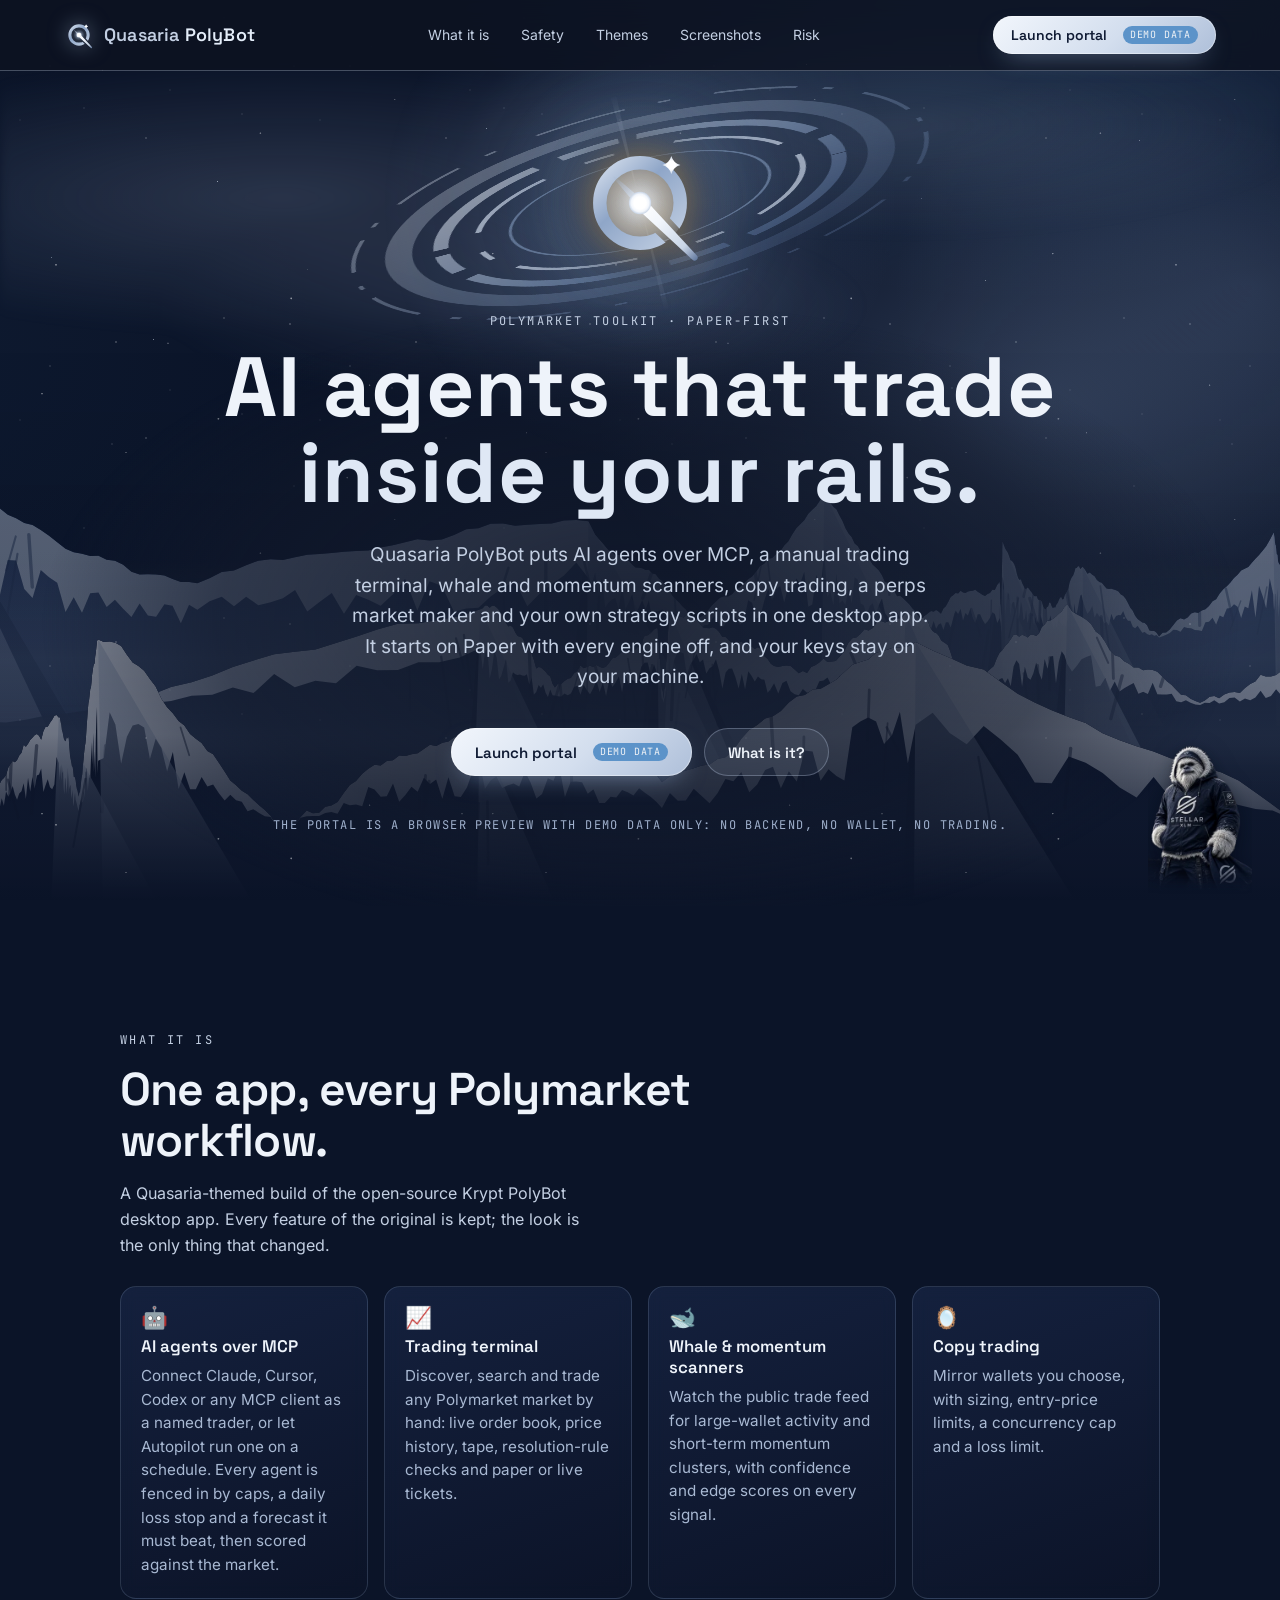
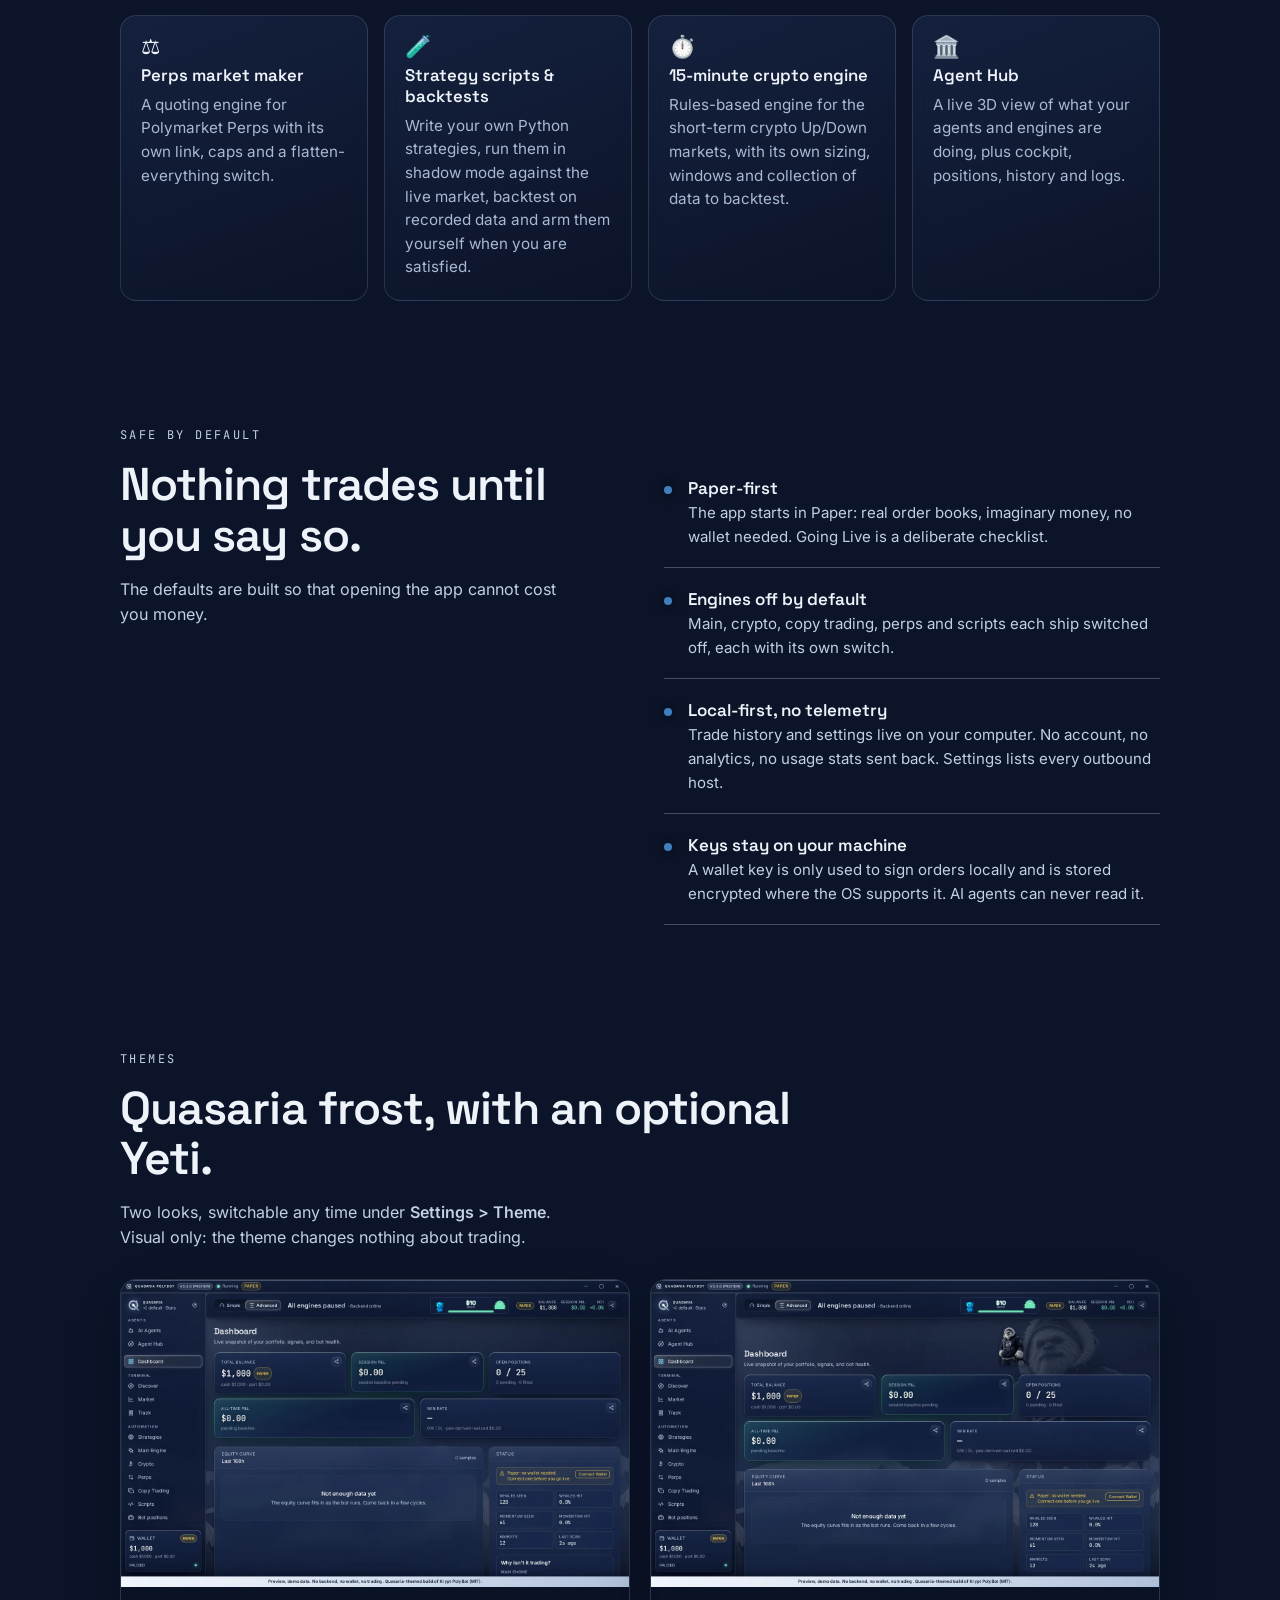
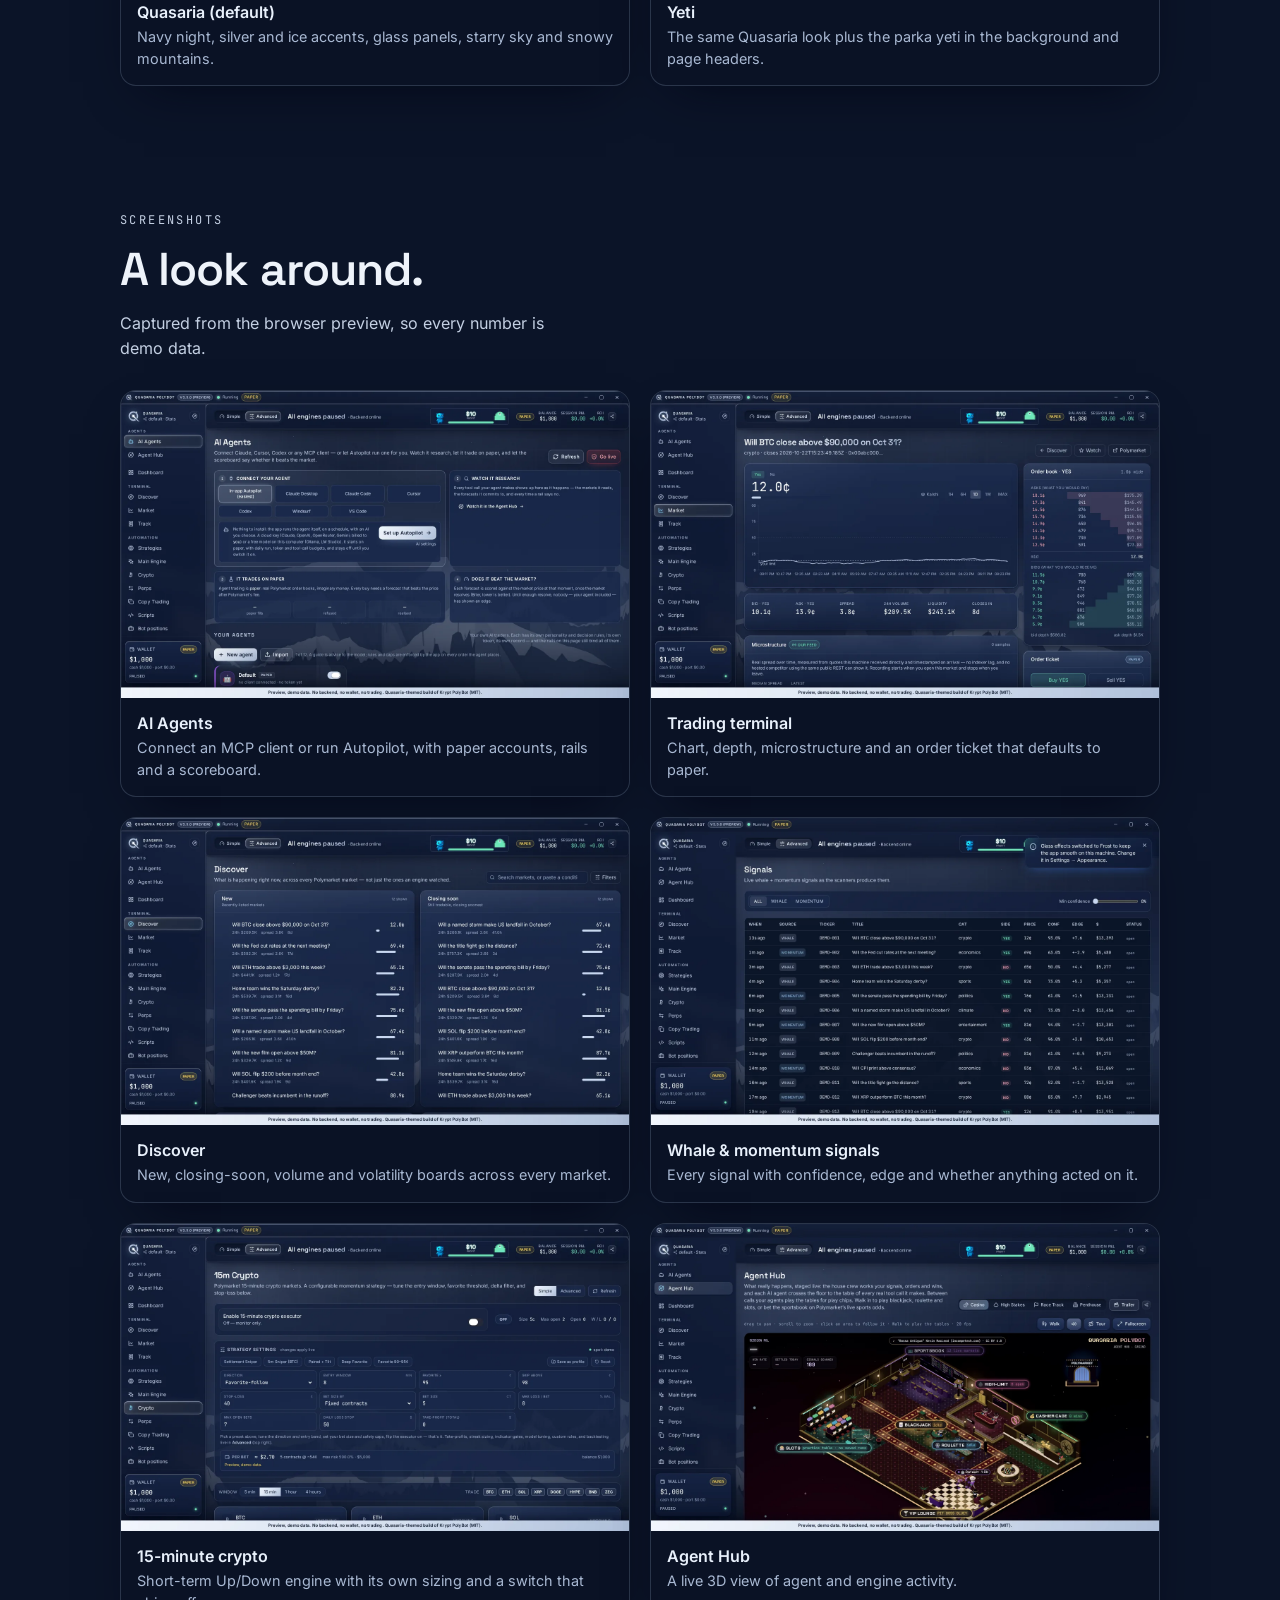
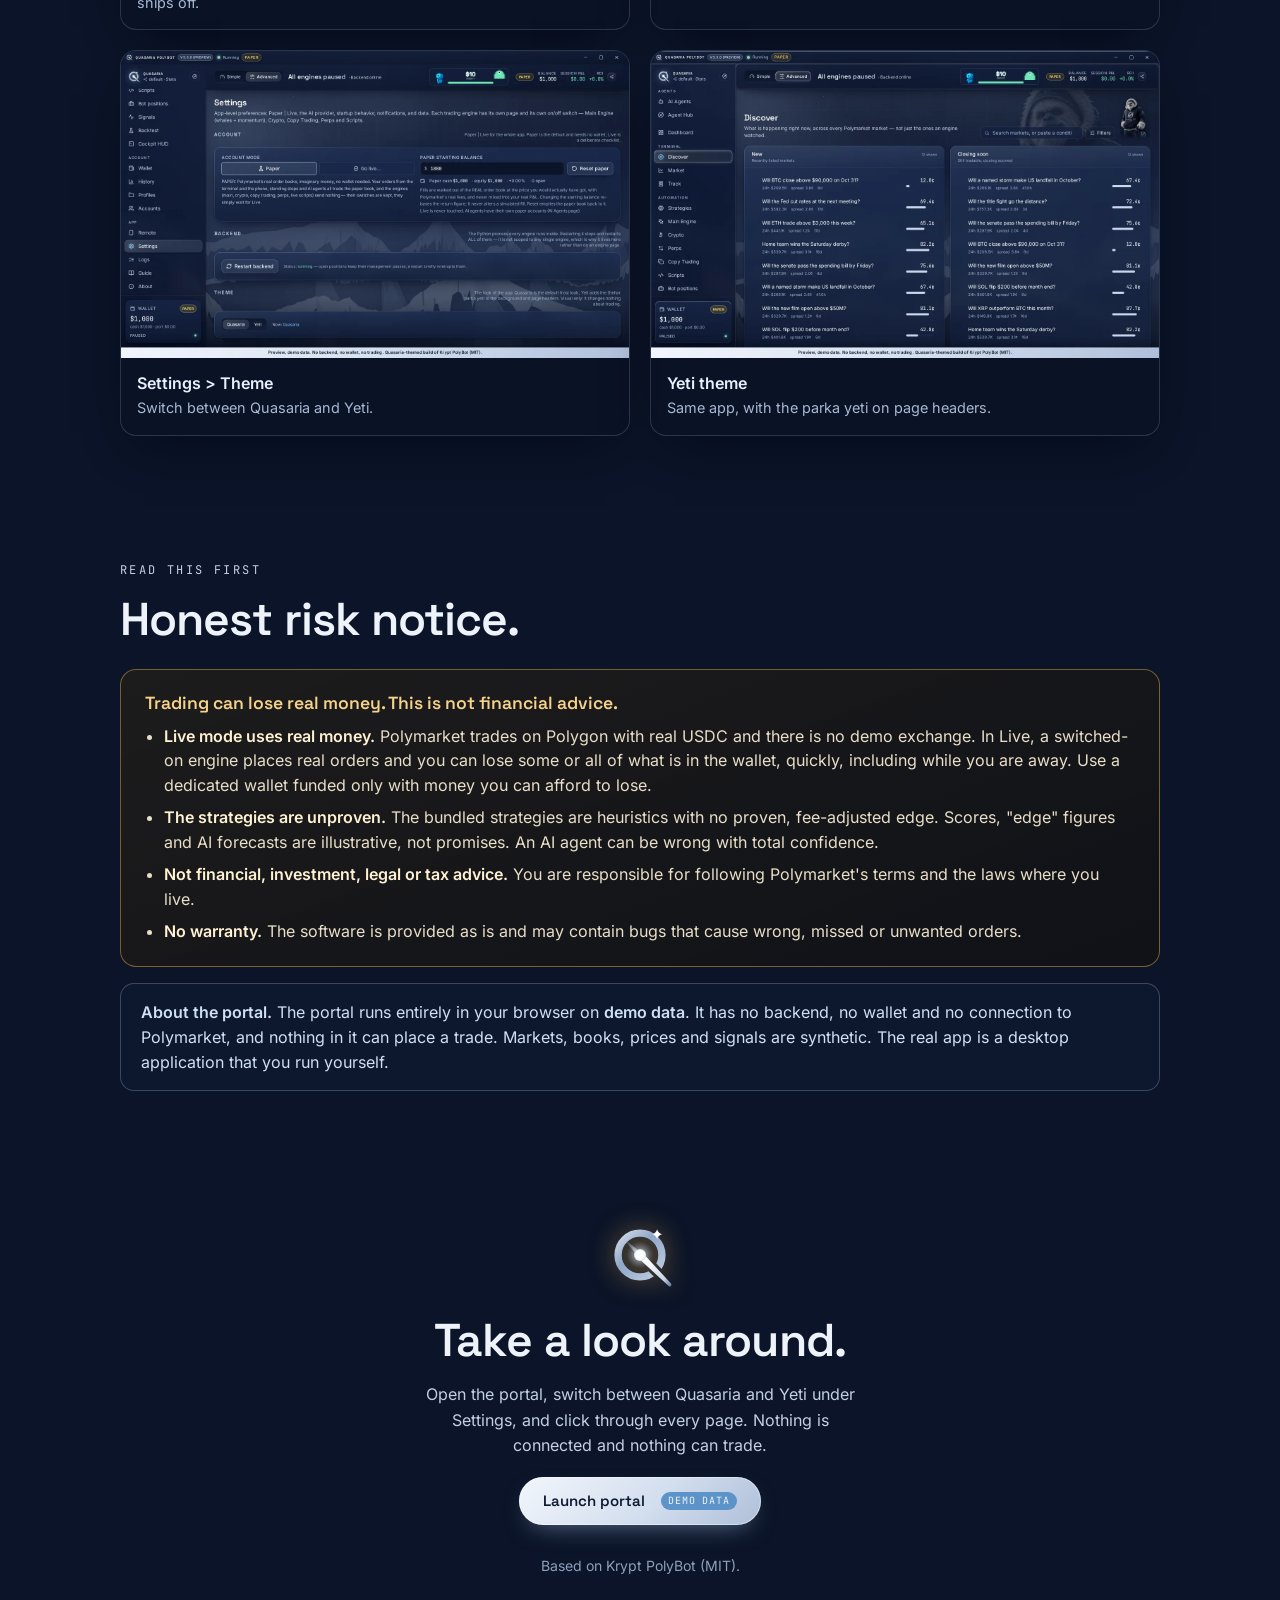
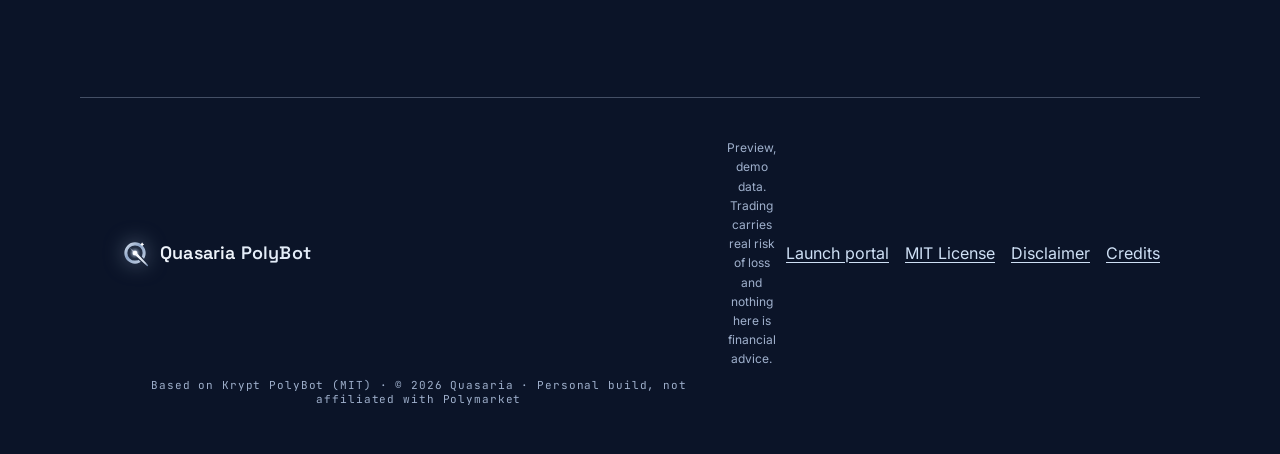
<file: index.html>
<!doctype html>
<html lang="en" class="frost">
<head>
<meta charset="utf-8" />
<meta name="viewport" content="width=device-width, initial-scale=1" />
<title>Quasaria PolyBot: AI agents and a trading terminal for Polymarket</title>
<meta name="robots" content="noindex" />
<meta name="description" content="Quasaria PolyBot is a Paper-first, local-first Polymarket toolkit: AI agents over MCP, a trading terminal, whale and momentum scanners, copy trading, a perps market maker and strategy scripts. Browser preview with demo data only." />
<link rel="icon" href="./site/favicon.svg" type="image/svg+xml" />
<link rel="stylesheet" href="./site/beacons.css">
<link rel="stylesheet" href="./site/assets/base.css">
<link rel="stylesheet" href="./site/frost.css">
<link rel="stylesheet" href="./site/landing.css">
</head>
<body>
<div class="sky" aria-hidden="true"></div>
<div class="frost-layer" aria-hidden="true"><div class="wb-sky"></div><div class="wb-stars"></div><div class="wb-mtn"></div><div class="wb-snow"><i></i><i></i><i></i></div><img class="parka-yeti wb-yeti" src="./site/frost/yeti-cutout.webp" alt="" /></div>

<header class="nav">
  <a class="brand" href="#top" aria-label="Quasaria PolyBot home"><span class="mark"><img src="./site/logo.svg" alt="" /> </span><span class="wm">Quasaria <b>PolyBot</b></span></a>
  <nav class="links pb-nav-links"><a href="#what">What it is</a><a href="#safe">Safety</a><a href="#themes">Themes</a><a href="#screens">Screenshots</a><a href="#risk">Risk</a></nav>
  <div class="nav-cta"><a class="btn btn-sm" href="./app/" data-cta="nav">Launch portal <span class="tn">Demo data</span></a></div>
</header>

<main id="top">
  <section class="hero">
    <div class="qz qz-lg " aria-hidden="true"><div class="qz-haze"></div><svg class="qz-stars" viewBox="0 0 1000 600" preserveAspectRatio="xMidYMid slice"><circle cx="10.5" cy="519.6" r="0.81" fill="#e9e6ff" opacity="0.42"></circle><circle cx="748.4" cy="539.2" r="0.81" fill="#e9e6ff" opacity="0.63"></circle><circle cx="742.3" cy="275.8" r="1.40" fill="#e9e6ff" opacity="0.37"></circle><circle cx="478.2" cy="125.5" r="0.85" fill="#e9e6ff" opacity="0.59"></circle><circle cx="368.1" cy="107.2" r="0.93" fill="#e9e6ff" opacity="0.80"></circle><circle cx="325.1" cy="302.3" r="0.84" fill="#e9e6ff" opacity="0.36"></circle><circle cx="491.8" cy="59.4" r="1.40" fill="#e9e6ff" opacity="0.74"></circle><circle cx="460.1" cy="84.9" r="1.12" fill="#e9e6ff" opacity="0.43"></circle><circle cx="17.0" cy="274.7" r="1.03" fill="#e9e6ff" opacity="0.36"></circle><circle cx="236.8" cy="48.2" r="0.95" fill="#e9e6ff" opacity="0.72"></circle><circle cx="613.2" cy="289.2" r="1.06" fill="#e9e6ff" opacity="0.75"></circle><circle cx="550.4" cy="202.4" r="0.94" fill="#e9e6ff" opacity="0.34"></circle><circle cx="611.2" cy="584.7" r="0.97" fill="#e9e6ff" opacity="0.41"></circle><circle cx="547.0" cy="84.3" r="1.12" fill="#e9e6ff" opacity="0.42"></circle><circle cx="160.8" cy="361.5" r="1.00" fill="#e9e6ff" opacity="0.50"></circle><circle cx="773.9" cy="163.4" r="0.75" fill="#e9e6ff" opacity="0.78"></circle><circle cx="144.6" cy="458.1" r="1.01" fill="#e9e6ff" opacity="0.37"></circle><circle cx="464.7" cy="507.8" r="0.87" fill="#e9e6ff" opacity="0.73"></circle><circle cx="275.2" cy="12.6" r="0.98" fill="#e9e6ff" opacity="0.42"></circle><circle cx="246.9" cy="191.3" r="1.40" fill="#e9e6ff" opacity="0.77"></circle><circle cx="99.7" cy="46.3" r="0.89" fill="#e9e6ff" opacity="0.58"></circle><circle cx="2.9" cy="254.5" r="0.85" fill="#e9e6ff" opacity="0.70"></circle><circle cx="192.9" cy="335.7" r="0.86" fill="#e9e6ff" opacity="0.51"></circle><circle cx="478.6" cy="549.6" r="1.10" fill="#e9e6ff" opacity="0.59"></circle><circle cx="448.8" cy="340.3" r="1.03" fill="#e9e6ff" opacity="0.32"></circle><circle cx="10.5" cy="546.1" r="0.71" fill="#e9e6ff" opacity="0.78"></circle><circle cx="760.7" cy="514.7" r="1.15" fill="#e9e6ff" opacity="0.69"></circle><circle cx="998.0" cy="575.9" r="0.89" fill="#e9e6ff" opacity="0.33"></circle><circle cx="251.6" cy="41.1" r="1.19" fill="#e9e6ff" opacity="0.46"></circle><circle cx="567.4" cy="47.2" r="0.96" fill="#e9e6ff" opacity="0.59"></circle><circle cx="269.5" cy="55.8" r="0.90" fill="#e9e6ff" opacity="0.79"></circle><circle cx="503.2" cy="45.2" r="0.87" fill="#e9e6ff" opacity="0.48"></circle><circle cx="726.3" cy="74.8" r="0.88" fill="#e9e6ff" opacity="0.79"></circle><circle cx="513.0" cy="447.4" r="0.97" fill="#e9e6ff" opacity="0.37"></circle><circle cx="882.1" cy="473.9" r="0.90" fill="#e9e6ff" opacity="0.31"></circle><circle cx="236.1" cy="515.7" r="1.40" fill="#e9e6ff" opacity="0.50"></circle><circle cx="337.7" cy="384.7" r="1.40" fill="#e9e6ff" opacity="0.66"></circle><circle cx="313.8" cy="435.2" r="1.02" fill="#e9e6ff" opacity="0.39"></circle><circle cx="787.1" cy="369.0" r="0.91" fill="#e9e6ff" opacity="0.78"></circle><circle cx="77.7" cy="277.8" r="0.74" fill="#e9e6ff" opacity="0.56"></circle><circle cx="21.5" cy="587.0" r="0.89" fill="#e9e6ff" opacity="0.59"></circle><circle cx="167.5" cy="510.2" r="0.73" fill="#e9e6ff" opacity="0.33"></circle><circle cx="815.8" cy="322.9" r="0.85" fill="#e9e6ff" opacity="0.56"></circle><circle cx="70.1" cy="581.0" r="1.04" fill="#e9e6ff" opacity="0.36"></circle><circle cx="813.8" cy="337.8" r="1.04" fill="#e9e6ff" opacity="0.54"></circle><circle cx="623.6" cy="544.9" r="0.78" fill="#e9e6ff" opacity="0.72"></circle><circle cx="717.0" cy="412.1" r="1.10" fill="#e9e6ff" opacity="0.55"></circle><circle cx="685.1" cy="573.0" r="0.75" fill="#e9e6ff" opacity="0.31"></circle><circle cx="777.7" cy="99.8" r="0.77" fill="#e9e6ff" opacity="0.30"></circle><circle cx="571.0" cy="547.8" r="1.40" fill="#e9e6ff" opacity="0.52"></circle><circle cx="216.3" cy="480.5" r="0.88" fill="#e9e6ff" opacity="0.78"></circle><circle cx="60.4" cy="477.3" r="1.19" fill="#e9e6ff" opacity="0.50"></circle><circle cx="740.4" cy="298.0" r="1.16" fill="#e9e6ff" opacity="0.49"></circle><circle cx="293.4" cy="496.1" r="0.91" fill="#e9e6ff" opacity="0.41"></circle><circle cx="474.5" cy="442.5" r="0.96" fill="#e9e6ff" opacity="0.46"></circle><circle cx="856.7" cy="22.5" r="0.82" fill="#e9e6ff" opacity="0.77"></circle><circle cx="429.9" cy="452.9" r="0.71" fill="#e9e6ff" opacity="0.71"></circle><circle cx="242.4" cy="200.7" r="0.93" fill="#e9e6ff" opacity="0.57"></circle><circle cx="300.5" cy="584.3" r="0.86" fill="#e9e6ff" opacity="0.55"></circle><circle cx="489.1" cy="306.2" r="1.14" fill="#e9e6ff" opacity="0.71"></circle><circle cx="322.1" cy="533.5" r="1.01" fill="#e9e6ff" opacity="0.56"></circle><circle cx="607.2" cy="526.0" r="0.77" fill="#e9e6ff" opacity="0.74"></circle><circle cx="461.2" cy="489.4" r="0.80" fill="#e9e6ff" opacity="0.62"></circle><circle cx="13.2" cy="334.2" r="0.99" fill="#e9e6ff" opacity="0.33"></circle><circle cx="764.0" cy="538.1" r="0.79" fill="#e9e6ff" opacity="0.73"></circle><circle cx="121.8" cy="201.8" r="0.72" fill="#e9e6ff" opacity="0.53"></circle><circle cx="939.2" cy="401.4" r="0.86" fill="#e9e6ff" opacity="0.62"></circle><circle cx="43.5" cy="43.7" r="0.93" fill="#e9e6ff" opacity="0.50"></circle><circle cx="273.3" cy="318.2" r="1.02" fill="#e9e6ff" opacity="0.44"></circle><circle cx="494.1" cy="105.2" r="0.77" fill="#e9e6ff" opacity="0.33"></circle></svg><div class="qz-obj"><svg class="qz-jets" viewBox="0 0 200 600"><defs><linearGradient id="qzJetU" x1="0" y1="1" x2="0" y2="0"><stop offset="0" stop-color="#a5f3fc" stop-opacity=".55"></stop><stop offset="1" stop-color="#22d3ee" stop-opacity="0"></stop></linearGradient><linearGradient id="qzJetD" x1="0" y1="0" x2="0" y2="1"><stop offset="0" stop-color="#c4b5fd" stop-opacity=".45"></stop><stop offset="1" stop-color="#8b7cff" stop-opacity="0"></stop></linearGradient></defs><path d="M100 300 L92 0 L108 0 Z" fill="url(#qzJetU)"></path><path d="M100 300 L93 600 L107 600 Z" fill="url(#qzJetD)"></path></svg><div class="qz-halo"></div><div class="qz-tilt"><div class="qz-spin"><svg viewBox="0 0 400 400"><defs><linearGradient id="qzDisk" x1="0" y1="0" x2="1" y2="1"><stop offset="0" stop-color="#8b7cff"></stop><stop offset=".55" stop-color="#6d4aff"></stop><stop offset="1" stop-color="#22d3ee"></stop></linearGradient></defs><circle cx="200" cy="200" r="190" fill="none" stroke="url(#qzDisk)" stroke-width="3" opacity=".35" stroke-dasharray="60 22 8 30"></circle><circle cx="200" cy="200" r="160" fill="none" stroke="url(#qzDisk)" stroke-width="18" opacity=".28"></circle><circle cx="200" cy="200" r="132" fill="none" stroke="url(#qzDisk)" stroke-width="10" opacity=".55" stroke-dasharray="140 18 40 12"></circle><circle cx="200" cy="200" r="108" fill="none" stroke="#a5f3fc" stroke-width="4" opacity=".7" stroke-dasharray="90 30 20 40"></circle><circle cx="200" cy="200" r="86" fill="none" stroke="#e9e6ff" stroke-width="2" opacity=".55"></circle></svg></div></div><div class="qz-core"></div></div></div><div class="qz-scrim" aria-hidden="true"></div>
    <div class="hero-mark" aria-hidden="true"><span class="ring"></span><img src="./site/logo.svg" alt="" /> </div>
    <p class="eyebrow">Polymarket toolkit · Paper-first</p>
    <h1>AI agents that trade<br /><em>inside your rails.</em></h1>
    <p class="lede">Quasaria PolyBot puts AI agents over MCP, a manual trading terminal, whale and momentum scanners, copy trading, a perps market maker and your own strategy scripts in one desktop app. It starts on Paper with every engine off, and your keys stay on your machine.</p>
    <div class="cta-row"><a class="btn" href="./app/" data-cta="hero">Launch portal <span class="tn">Demo data</span></a><a class="btn btn-ghost" href="#what">What is it?</a></div>
    <p class="demo-links"><span class="micro">The portal is a browser preview with demo data only: no backend, no wallet, no trading.</span></p>
  </section>

  <section id="what" class="block">
    <p class="eyebrow">What it is</p>
    <h2>One app, every Polymarket workflow.</h2>
    <p class="sub">A Quasaria-themed build of the open-source Krypt PolyBot desktop app. Every feature of the original is kept; the look is the only thing that changed.</p>
    <div class="pb-feats"><article><span class="ico" aria-hidden="true">🤖</span><h3>AI agents over MCP</h3><p>Connect Claude, Cursor, Codex or any MCP client as a named trader, or let Autopilot run one on a schedule. Every agent is fenced in by caps, a daily loss stop and a forecast it must beat, then scored against the market.</p></article><article><span class="ico" aria-hidden="true">📈</span><h3>Trading terminal</h3><p>Discover, search and trade any Polymarket market by hand: live order book, price history, tape, resolution-rule checks and paper or live tickets.</p></article><article><span class="ico" aria-hidden="true">🐋</span><h3>Whale &amp; momentum scanners</h3><p>Watch the public trade feed for large-wallet activity and short-term momentum clusters, with confidence and edge scores on every signal.</p></article><article><span class="ico" aria-hidden="true">🪞</span><h3>Copy trading</h3><p>Mirror wallets you choose, with sizing, entry-price limits, a concurrency cap and a loss limit.</p></article><article><span class="ico" aria-hidden="true">⚖️</span><h3>Perps market maker</h3><p>A quoting engine for Polymarket Perps with its own link, caps and a flatten-everything switch.</p></article><article><span class="ico" aria-hidden="true">🧪</span><h3>Strategy scripts &amp; backtests</h3><p>Write your own Python strategies, run them in shadow mode against the live market, backtest on recorded data and arm them yourself when you are satisfied.</p></article><article><span class="ico" aria-hidden="true">⏱️</span><h3>15-minute crypto engine</h3><p>Rules-based engine for the short-term crypto Up/Down markets, with its own sizing, windows and collection of data to backtest.</p></article><article><span class="ico" aria-hidden="true">🏛️</span><h3>Agent Hub</h3><p>A live 3D view of what your agents and engines are doing, plus cockpit, positions, history and logs.</p></article></div>
  </section>

  <section id="safe" class="block split">
    <div>
      <p class="eyebrow">Safe by default</p>
      <h2>Nothing trades until you say so.</h2>
      <p class="sub">The defaults are built so that opening the app cannot cost you money.</p>
    </div>
    <ul class="ticks-list">
      <li><b>Paper-first</b><span>The app starts in Paper: real order books, imaginary money, no wallet needed. Going Live is a deliberate checklist.</span></li>
      <li><b>Engines off by default</b><span>Main, crypto, copy trading, perps and scripts each ship switched off, each with its own switch.</span></li>
      <li><b>Local-first, no telemetry</b><span>Trade history and settings live on your computer. No account, no analytics, no usage stats sent back. Settings lists every outbound host.</span></li>
      <li><b>Keys stay on your machine</b><span>A wallet key is only used to sign orders locally and is stored encrypted where the OS supports it. AI agents can never read it.</span></li>
    </ul>
  </section>

  <section id="themes" class="block">
    <p class="eyebrow">Themes</p>
    <h2>Quasaria frost, with an optional Yeti.</h2>
    <p class="sub">Two looks, switchable any time under <b>Settings &gt; Theme</b>. Visual only: the theme changes nothing about trading.</p>
    <div class="pb-themes">
      <figure><a href="./app/"><img loading="lazy" src="./site/shots/dashboard.webp" width="1440" height="870" alt="Quasaria PolyBot dashboard in the Quasaria frost theme" /></a><figcaption><b>Quasaria (default)</b>Navy night, silver and ice accents, glass panels, starry sky and snowy mountains.</figcaption></figure>
      <figure><a href="./app/"><img loading="lazy" src="./site/shots/dashboard-yeti.webp" width="1440" height="870" alt="Quasaria PolyBot dashboard in the Yeti theme" /></a><figcaption><b>Yeti</b>The same Quasaria look plus the parka yeti in the background and page headers.</figcaption></figure>
    </div>
  </section>

  <section id="screens" class="block">
    <p class="eyebrow">Screenshots</p>
    <h2>A look around.</h2>
    <p class="sub">Captured from the browser preview, so every number is demo data.</p>
    <div class="pb-shots">
      <figure><img loading="lazy" src="./site/shots/ai-agents.webp" width="1440" height="870" alt="AI Agents page" /><figcaption><b>AI Agents</b>Connect an MCP client or run Autopilot, with paper accounts, rails and a scoreboard.</figcaption></figure>
      <figure><img loading="lazy" src="./site/shots/market.webp" width="1440" height="870" alt="Market page with chart and order book" /><figcaption><b>Trading terminal</b>Chart, depth, microstructure and an order ticket that defaults to paper.</figcaption></figure>
      <figure><img loading="lazy" src="./site/shots/discover.webp" width="1440" height="870" alt="Discover page listing markets" /><figcaption><b>Discover</b>New, closing-soon, volume and volatility boards across every market.</figcaption></figure>
      <figure><img loading="lazy" src="./site/shots/signals.webp" width="1440" height="870" alt="Whale and momentum signals" /><figcaption><b>Whale &amp; momentum signals</b>Every signal with confidence, edge and whether anything acted on it.</figcaption></figure>
      <figure><img loading="lazy" src="./site/shots/crypto.webp" width="1440" height="870" alt="15-minute crypto engine" /><figcaption><b>15-minute crypto</b>Short-term Up/Down engine with its own sizing and a switch that ships off.</figcaption></figure>
      <figure><img loading="lazy" src="./site/shots/agent-hub.webp" width="1440" height="870" alt="Agent Hub 3D view" /><figcaption><b>Agent Hub</b>A live 3D view of agent and engine activity.</figcaption></figure>
      <figure><img loading="lazy" src="./site/shots/theme-picker.webp" width="1440" height="870" alt="Settings theme picker" /><figcaption><b>Settings &gt; Theme</b>Switch between Quasaria and Yeti.</figcaption></figure>
      <figure><img loading="lazy" src="./site/shots/discover-yeti.webp" width="1440" height="870" alt="Discover page in the Yeti theme" /><figcaption><b>Yeti theme</b>Same app, with the parka yeti on page headers.</figcaption></figure>
    </div>
  </section>

  <section id="risk" class="block">
    <p class="eyebrow">Read this first</p>
    <h2>Honest risk notice.</h2>
    <div class="pb-risk" role="note">
      <h3>Trading can lose real money. This is not financial advice.</h3>
      <ul>
        <li><b>Live mode uses real money.</b> Polymarket trades on Polygon with real USDC and there is no demo exchange. In Live, a switched-on engine places real orders and you can lose some or all of what is in the wallet, quickly, including while you are away. Use a dedicated wallet funded only with money you can afford to lose.</li>
        <li><b>The strategies are unproven.</b> The bundled strategies are heuristics with no proven, fee-adjusted edge. Scores, "edge" figures and AI forecasts are illustrative, not promises. An AI agent can be wrong with total confidence.</li>
        <li><b>Not financial, investment, legal or tax advice.</b> You are responsible for following Polymarket's terms and the laws where you live.</li>
        <li><b>No warranty.</b> The software is provided as is and may contain bugs that cause wrong, missed or unwanted orders.</li>
      </ul>
    </div>
    <div class="pb-demo"><b>About the portal.</b> The portal runs entirely in your browser on <b>demo data</b>. It has no backend, no wallet and no connection to Polymarket, and nothing in it can place a trade. Markets, books, prices and signals are synthetic. The real app is a desktop application that you run yourself.</div>
  </section>

  <section id="start" class="block final">
    <div class="final-mark" aria-hidden="true"><img src="./site/logo.svg" alt="" /> </div>
    <h2>Take a look around.</h2>
    <p class="sub">Open the portal, switch between Quasaria and Yeti under Settings, and click through every page. Nothing is connected and nothing can trade.</p>
    <div class="cta-row final-cta"><a class="btn" href="./app/" data-cta="final">Launch portal <span class="tn">Demo data</span></a></div>
    <p class="pb-credit">Based on Krypt PolyBot (MIT).</p>
  </section>
</main>
<footer class="foot">
  <div class="brand"><span class="mark"><img src="./site/logo.svg" alt="" /> </span><span class="wm">Quasaria <b>PolyBot</b></span></div>
  <p class="disc" id="disclaimer">Preview, demo data. Trading carries real risk of loss and nothing here is financial advice.</p>
  <p class="pb-links"><a href="./app/">Launch portal</a><a href="./LICENSE">MIT License</a><a href="./DISCLAIMER.md">Disclaimer</a><a href="./CREDITS.md">Credits</a></p>
  <p class="copy">Based on Krypt PolyBot (MIT) · © 2026 Quasaria · Personal build, not affiliated with Polymarket</p>
</footer>
</body>
</html>
</file>
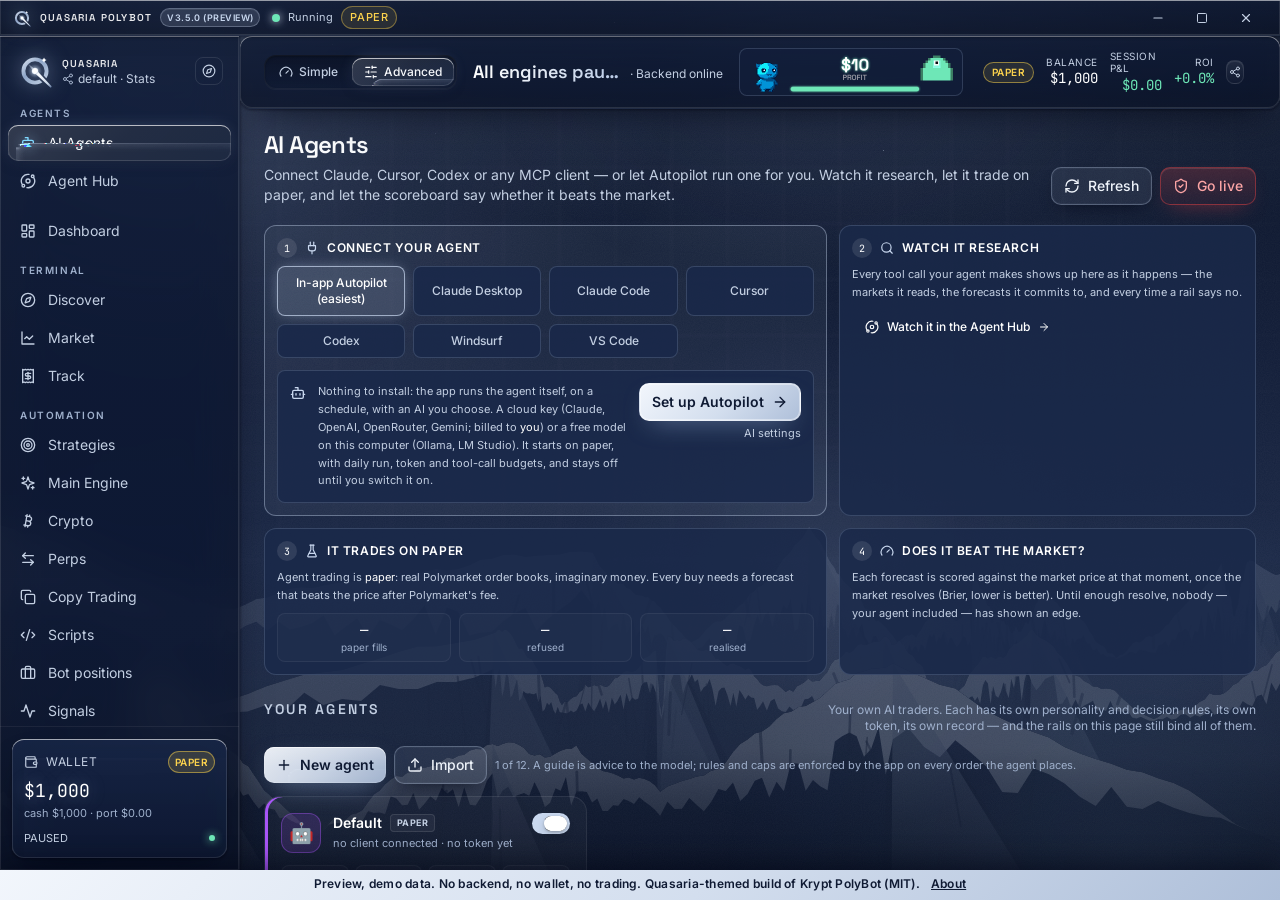
<file: app/index.html>
<!DOCTYPE html>
<html lang="en">
  <head>
    <meta charset="UTF-8" />
    <link rel="icon" href="./favicon.png" />
    <meta name="viewport" content="width=device-width, initial-scale=1.0" />
    <title>Quasaria PolyBot — Preview, demo data</title>
    <script type="module" crossorigin src="./assets/preview-DrSP6cxL.js"></script>
  </head>
  <body class="bg-krypt-void text-white antialiased">
    <div id="root"></div>
  </body>
</html>
</file>
<file: site/beacons.css>
/* Quasaria Quasar hero. Backgrounds only; no gradient text. Motion: one slow transform, off under reduced motion. */
.qz { position: absolute; inset: 0; overflow: hidden; pointer-events: none; z-index: 0; contain: strict; }
.qz-haze { position: absolute; inset: -10%;
  background:
    radial-gradient(38% 46% at 74% 42%, rgba(139,124,255,.30), transparent 70%),
    radial-gradient(30% 40% at 86% 30%, rgba(34,211,238,.16), transparent 70%),
    radial-gradient(45% 60% at 10% 100%, rgba(109,74,255,.14), transparent 70%),
    radial-gradient(60% 50% at 50% 0%, rgba(34,211,238,.06), transparent 70%); }
.qz-stars { position: absolute; inset: 0; width: 100%; height: 100%; opacity: .8; }
.qz-obj { position: absolute; right: 4%; top: 50%; width: min(46vw, 560px); aspect-ratio: 1; transform: translateY(-50%); }
.qz-halo { position: absolute; inset: 8%; border-radius: 50%; background: radial-gradient(circle, rgba(196,181,253,.38) 0%, rgba(139,124,255,.18) 30%, rgba(34,211,238,.07) 52%, transparent 70%); }
.qz-jets { position: absolute; left: 50%; top: -30%; height: 160%; width: 12%; transform: translateX(-50%) rotate(-14deg); opacity: .8; }
.qz-tilt { position: absolute; inset: 0; transform: rotate(-14deg) scaleY(.32); }
.qz-spin { position: absolute; inset: 0; will-change: transform; animation: qz-spin 120s linear infinite; }
.qz-spin svg { width: 100%; height: 100%; display: block; }
.qz-core { position: absolute; left: 50%; top: 50%; width: 15%; aspect-ratio: 1; transform: translate(-50%, -50%); border-radius: 50%;
  background: radial-gradient(circle, #ffffff 0%, #e9e6ff 22%, rgba(165,243,252,.85) 38%, rgba(139,124,255,.45) 62%, transparent 74%);
  box-shadow: 0 0 60px 18px rgba(139,124,255,.35), 0 0 120px 40px rgba(34,211,238,.12); }
@keyframes qz-spin { to { transform: rotate(360deg); } }
@media (prefers-reduced-motion: reduce) { .qz-spin { animation: none; } }
/* readable text over the hero: a left scrim behind the copy column */
.qz-scrim { position: absolute; inset: 0; background: linear-gradient(90deg, rgba(20,18,31,.92) 0%, rgba(20,18,31,.78) 42%, rgba(20,18,31,.15) 70%, transparent 100%); }
@media (max-width: 760px) {
  .qz-obj { width: 92vw; right: -30vw; top: 38%; opacity: .75; }
  .qz-scrim { background: linear-gradient(180deg, rgba(20,18,31,.55) 0%, rgba(20,18,31,.88) 60%, rgba(20,18,31,.95) 100%); }
}
.qz-orbits { position: absolute; pointer-events: none; z-index: 0; }
/* ---- Autopay landing: Quasaria "World light" layer (earthy Quasaria brand layer; copy unchanged) ----
   Tokens mirror yogibear1323/quasaria frontend/src/theme/tokens.css. Text pairs AA. Quasar disk kept, stars hidden. */
html:root{color-scheme:light;--bg:#e6e6f0;--bg-elev:#ffffff;--line:#b3adcf;--line-2:#cbc6e0;--text:#1b1640;--text-2:#3d3764;--text-3:#4b4570;
  --violet:#5b21b6;--violet-hi:#5b21b6;--cyan:#0b5f75;--cyan-hi:#0f4c5f;--amber:#92400e;
  --grad:linear-gradient(135deg,#8b5cf6 0%,#d946ef 45%,#06b6d4 100%);--grad-button:linear-gradient(135deg,#8a3a1c 0%,#a21caf 55%,#0e7490 100%);
  --glow:drop-shadow(0 0 8px rgba(196,112,74,.35)) drop-shadow(0 0 18px rgba(6,182,212,.25));
  --shadow-1:inset 0 1px 0 rgba(255,255,255,.9),0 1px 3px rgba(20,18,40,.20),0 16px 36px -18px rgba(18,16,40,.58)}
html{background:var(--bg)}
html body{background:transparent;color:var(--text)}
html .sky.world-bg{z-index:-1}
html .nav{background:rgba(255,255,255,.82)!important;border-bottom:1px solid var(--line-2)}
html .btn{color:#fff;background:var(--grad-button);box-shadow:0 10px 30px -14px rgba(138,58,28,.7)}
html .btn:hover{box-shadow:0 14px 36px -12px rgba(138,58,28,.75)}
html .btn-ghost{background:#fff;color:var(--violet-hi);box-shadow:0 0 0 1px var(--line) inset}
html .btn-ghost:hover{box-shadow:0 0 0 1px rgba(138,58,28,.5) inset}
html .steps article,html .cards article,html .calc-in{background:rgba(255,255,255,.88);border-color:var(--line-2);box-shadow:var(--shadow-1)}
html .calc-out{background:radial-gradient(500px 300px at 100% 0,rgba(196,112,74,.14),transparent 70%),#fff;border-color:var(--line-2);box-shadow:var(--shadow-1)}
html .steps .n{color:var(--violet-hi);border-color:rgba(138,58,28,.4);box-shadow:none;background:#fff}
html .presets{background:#efedfc}
html .presets button.on{background:#fff;color:var(--violet-hi);box-shadow:0 0 0 1px rgba(138,58,28,.35) inset}
html .field{background:#fff;border-color:var(--line)}
html .field:focus-within{border-color:rgba(138,58,28,.6);box-shadow:0 0 0 3px rgba(196,112,74,.15)}
html input[type=range]{background:linear-gradient(90deg,#8b5cf6,#06b6d4 var(--p),#e4e0f7 var(--p))}
html input[type=range]::-webkit-slider-thumb{background:#fff;box-shadow:0 0 0 2px #8a3a1c,0 0 12px rgba(196,112,74,.5)}
html input[type=range]::-moz-range-thumb{background:#fff;box-shadow:0 0 0 2px #8a3a1c}
html .tag{color:var(--cyan-hi);border-color:rgba(14,116,144,.35);background:#fff}
html .ticks-list li:before{background:#8b5cf6;box-shadow:0 0 10px rgba(196,112,74,.6)}
html .wait{background:#fff;border-color:var(--line);box-shadow:var(--shadow-1)}
html .tn{color:#422006;background:#fde68a}
html .player{background:linear-gradient(135deg,rgba(196,112,74,.55),rgba(232,163,61,.3) 45%,rgba(6,182,212,.55));box-shadow:0 30px 70px -34px rgba(74,52,32,.55)}
html .hero-mark img{filter:drop-shadow(0 0 14px rgba(196,112,74,.35)) drop-shadow(0 0 30px rgba(6,182,212,.25))}
html .hero-mark .ring{background:radial-gradient(circle,rgba(196,112,74,.18),transparent 62%)}
html .hero-mark:before{background:radial-gradient(circle,rgba(6,182,212,.12),rgba(196,112,74,.08) 45%,transparent 68%)}
/* quasar hero, light */
html .hero{position:relative;isolation:isolate}
html .hero>*:not(.qz):not(.qz-scrim){position:relative;z-index:1}
html .hero>.qz{inset:0 -5vw;-webkit-mask-image:linear-gradient(180deg,#000 75%,transparent);mask-image:linear-gradient(180deg,#000 75%,transparent)}
html .hero .qz-obj{left:50%;right:auto;top:132px;width:min(64vw,620px);transform:translate(-50%,-50%)}
html .hero .qz-stars{opacity:0}
html .hero .qz-core{box-shadow:0 0 50px 14px rgba(196,112,74,.25),0 0 100px 30px rgba(6,182,212,.12),0 0 34px 6px rgba(242,184,75,.28)}
html .hero>.qz-scrim{z-index:0;background:radial-gradient(55% 45% at 50% 66%,rgba(243,236,224,.9),rgba(243,236,224,.55) 60%,transparent 85%)}
@media (max-width:760px){html .hero .qz-obj{width:120vw;top:122px}}
/* link back to the Quasaria world */
html .qw-link{display:inline-flex;align-items:center;gap:7px;color:var(--violet-hi)!important;font-weight:600}
html .qw-link .g{width:14px;height:14px;border-radius:50%;background:radial-gradient(circle at 62% 40%,#b8603a 0 22%,transparent 23%),radial-gradient(circle at 34% 64%,#7c8a52 0 22%,transparent 23%),radial-gradient(circle at 35% 30%,#8fa58c,#3a5546 70%,#2b3a2e);box-shadow:0 0 0 1px rgba(58,40,24,.3),0 0 6px rgba(242,184,75,.5)}
html .qw-foot{color:var(--violet-hi);text-decoration:underline}
html .demo-links a,html .demo-note a,html .steps .try{color:var(--violet)}
html a:focus-visible,html button:focus-visible{outline:2px solid #8a3a1c;outline-offset:2px}

html,html body{overflow-x:clip}
html .eyebrow{color:#4a2259}

/* ==== earthy tokens (sand / clay / moss / stone / umber; AA-checked) ==== */
html:root {
  --bg: #efe7da; --bg-elev: #fffdf8; --bg-2: #e6dccb; --bg-sunken: rgba(244, 238, 228, 0.88);
  --surface: rgba(255, 252, 245, 0.86); --surface-2: rgba(250, 245, 236, 0.94); --card: rgba(255, 252, 245, 0.88);
  --line: #d9ccb6; --line-2: #c4b398; --line-accent: rgba(138, 58, 28, 0.42);
  --text: #2a2118; --text-2: #43362a; --text-3: #574634;
  --violet: #5a2d6e; --violet-hi: #4a2259; --violet-strong: #6b3a80; --indigo: #4a3f6b;
  --cyan: #234536; --cyan-hi: #24493b; --green: #3f5a24; --red: #9f1d2b; --amber: #7a3415; --orange: #8a3a1c; --plasma: #8a3a1c;
  --grad: linear-gradient(135deg, #c4704a 0%, #e8a33d 45%, #6e7c4a 100%);
  --grad-accent: linear-gradient(135deg, #c4704a 0%, #e8a33d 45%, #6e7c4a 100%);
  --grad-accent-soft: linear-gradient(135deg, rgba(196, 112, 74, 0.14), rgba(232, 163, 61, 0.10), rgba(110, 124, 74, 0.12));
  --grad-disk: linear-gradient(90deg, #c4704a, #e8a33d 45%, #6e7c4a);
  --grad-button: linear-gradient(135deg, #8a3a1c 0%, #6b4a2a 55%, #3f5a36 100%);
  --shadow-1: inset 0 1px 0 rgba(255, 255, 255, 0.9), 0 1px 3px rgba(58, 40, 24, 0.18), 0 16px 36px -18px rgba(58, 40, 24, 0.50);
  --shadow-pop: 0 26px 64px -22px rgba(48, 32, 18, 0.55), 0 0 0 1px #c4b398;
  --ring: 0 0 0 2px var(--bg), 0 0 0 4px rgba(138, 58, 28, 0.85);
}

/* ==== earthy world: quasar hero recolored (clay/moss disk, honey core, umber stars), lavender accents → sand/clay ==== */
html .qz-haze { background: radial-gradient(38% 46% at 74% 42%, rgba(196, 112, 74, 0.26), transparent 70%), radial-gradient(30% 40% at 86% 30%, rgba(110, 124, 74, 0.18), transparent 70%), radial-gradient(45% 60% at 10% 100%, rgba(242, 184, 75, 0.14), transparent 70%); }
html .qz-stars circle { fill: #6b4a2a; }
html .qz-halo { background: radial-gradient(circle, rgba(246, 226, 184, 0.45) 0%, rgba(232, 163, 61, 0.18) 30%, rgba(110, 124, 74, 0.08) 52%, transparent 70%); }
html #qzDisk stop:nth-child(1) { stop-color: #c4704a; }
html #qzDisk stop:nth-child(2) { stop-color: #8a5a2e; }
html #qzDisk stop:nth-child(3) { stop-color: #6e7c4a; }
html #qzJetU stop { stop-color: #e8c27a; }
html #qzJetD stop { stop-color: #c9a27a; }
html .qz-spin circle:nth-of-type(4) { stroke: #e8a33d; }
html .qz-spin circle:nth-of-type(5) { stroke: #a0866a; }
html .qz-core { background: radial-gradient(circle, html #fffaf0 0%, html #f6e2b8 22%, rgba(232, 163, 61, 0.8) 38%, rgba(196, 112, 74, 0.4) 62%, transparent 74%);
  box-shadow: 0 0 50px 14px rgba(232, 163, 61, 0.30), 0 0 100px 30px rgba(196, 112, 74, 0.14); }
html .qz-orbits ellipse:nth-of-type(1) { stroke: #c4704a; } html .qz-orbits ellipse:nth-of-type(2) { stroke: #6e7c4a; } html .qz-orbits circle { fill: #e8a33d; }
html .nv-group a.on { background: rgba(196, 112, 74, 0.16); color: var(--text); box-shadow: inset 2px 0 0 #8a3a1c; }
html .nv-group a:hover { background: rgba(196, 112, 74, 0.08); }
html .glow { filter: drop-shadow(0 0 8px rgba(196, 112, 74, 0.35)) drop-shadow(0 0 18px rgba(242, 184, 75, 0.25)); }
html .hero-mark img{filter:drop-shadow(0 0 14px rgba(242,184,75,.5)) drop-shadow(0 0 34px rgba(196,112,74,.35))}
html .hero-mark .ring{background:radial-gradient(circle,rgba(232,163,61,.20),transparent 62%)}
html .hero-mark:before{background:radial-gradient(circle,rgba(242,184,75,.14),rgba(110,124,74,.08) 45%,transparent 68%)}
html .final-mark img{filter:drop-shadow(0 0 12px rgba(242,184,75,.5))}
</file>
<file: site/assets/base.css>
@font-face{font-family:Inter;font-style:normal;font-display:swap;font-weight:400;src:url(./inter-cyrillic-ext-400-normal-BQZuk6qB.woff2)format("woff2"),url(./inter-cyrillic-ext-400-normal-DQukG94-.woff)format("woff");unicode-range:U+460-52F,U+1C80-1C8A,U+20B4,U+2DE0-2DFF,U+A640-A69F,U+FE2E-FE2F}@font-face{font-family:Inter;font-style:normal;font-display:swap;font-weight:400;src:url(./inter-cyrillic-400-normal-obahsSVq.woff2)format("woff2"),url(./inter-cyrillic-400-normal-HOLc17fK.woff)format("woff");unicode-range:U+301,U+400-45F,U+490-491,U+4B0-4B1,U+2116}@font-face{font-family:Inter;font-style:normal;font-display:swap;font-weight:400;src:url(./inter-greek-ext-400-normal-DGGRlc-M.woff2)format("woff2"),url(./inter-greek-ext-400-normal-KugGGMne.woff)format("woff");unicode-range:U+1F??}@font-face{font-family:Inter;font-style:normal;font-display:swap;font-weight:400;src:url(./inter-greek-400-normal-B4URO6DV.woff2)format("woff2"),url(./inter-greek-400-normal-q2sYcFCs.woff)format("woff");unicode-range:U+370-377,U+37A-37F,U+384-38A,U+38C,U+38E-3A1,U+3A3-3FF}@font-face{font-family:Inter;font-style:normal;font-display:swap;font-weight:400;src:url(./inter-vietnamese-400-normal-DMkecbls.woff2)format("woff2"),url(./inter-vietnamese-400-normal-Bbgyi5SW.woff)format("woff");unicode-range:U+102-103,U+110-111,U+128-129,U+168-169,U+1A0-1A1,U+1AF-1B0,U+300-301,U+303-304,U+308-309,U+323,U+329,U+1EA0-1EF9,U+20AB}@font-face{font-family:Inter;font-style:normal;font-display:swap;font-weight:400;src:url(./inter-latin-ext-400-normal-C1nco2VV.woff2)format("woff2"),url(./inter-latin-ext-400-normal-77YHD8bZ.woff)format("woff");unicode-range:U+100-2BA,U+2BD-2C5,U+2C7-2CC,U+2CE-2D7,U+2DD-2FF,U+304,U+308,U+329,U+1D00-1DBF,U+1E00-1E9F,U+1EF2-1EFF,U+2020,U+20A0-20AB,U+20AD-20C0,U+2113,U+2C60-2C7F,U+A720-A7FF}@font-face{font-family:Inter;font-style:normal;font-display:swap;font-weight:400;src:url(./inter-latin-400-normal-C38fXH4l.woff2)format("woff2"),url(./inter-latin-400-normal-CyCys3Eg.woff)format("woff");unicode-range:U+??,U+131,U+152-153,U+2BB-2BC,U+2C6,U+2DA,U+2DC,U+304,U+308,U+329,U+2000-206F,U+20AC,U+2122,U+2191,U+2193,U+2212,U+2215,U+FEFF,U+FFFD}@font-face{font-family:Inter;font-style:normal;font-display:swap;font-weight:500;src:url(./inter-cyrillic-ext-500-normal-B0yAr1jD.woff2)format("woff2"),url(./inter-cyrillic-ext-500-normal-BmqWE9Dz.woff)format("woff");unicode-range:U+460-52F,U+1C80-1C8A,U+20B4,U+2DE0-2DFF,U+A640-A69F,U+FE2E-FE2F}@font-face{font-family:Inter;font-style:normal;font-display:swap;font-weight:500;src:url(./inter-cyrillic-500-normal-BasfLYem.woff2)format("woff2"),url(./inter-cyrillic-500-normal-CxZf_p3X.woff)format("woff");unicode-range:U+301,U+400-45F,U+490-491,U+4B0-4B1,U+2116}@font-face{font-family:Inter;font-style:normal;font-display:swap;font-weight:500;src:url(./inter-greek-ext-500-normal-C4iEst2y.woff2)format("woff2"),url(./inter-greek-ext-500-normal-2j5mBUwD.woff)format("woff");unicode-range:U+1F??}@font-face{font-family:Inter;font-style:normal;font-display:swap;font-weight:500;src:url(./inter-greek-500-normal-BIZE56-Y.woff2)format("woff2"),url(./inter-greek-500-normal-Xzm54t5V.woff)format("woff");unicode-range:U+370-377,U+37A-37F,U+384-38A,U+38C,U+38E-3A1,U+3A3-3FF}@font-face{font-family:Inter;font-style:normal;font-display:swap;font-weight:500;src:url(./inter-vietnamese-500-normal-DOriooB6.woff2)format("woff2"),url(./inter-vietnamese-500-normal-mJboJaSs.woff)format("woff");unicode-range:U+102-103,U+110-111,U+128-129,U+168-169,U+1A0-1A1,U+1AF-1B0,U+300-301,U+303-304,U+308-309,U+323,U+329,U+1EA0-1EF9,U+20AB}@font-face{font-family:Inter;font-style:normal;font-display:swap;font-weight:500;src:url(./inter-latin-ext-500-normal-CV4jyFjo.woff2)format("woff2"),url(./inter-latin-ext-500-normal-BxGbmqWO.woff)format("woff");unicode-range:U+100-2BA,U+2BD-2C5,U+2C7-2CC,U+2CE-2D7,U+2DD-2FF,U+304,U+308,U+329,U+1D00-1DBF,U+1E00-1E9F,U+1EF2-1EFF,U+2020,U+20A0-20AB,U+20AD-20C0,U+2113,U+2C60-2C7F,U+A720-A7FF}@font-face{font-family:Inter;font-style:normal;font-display:swap;font-weight:500;src:url(./inter-latin-500-normal-Cerq10X2.woff2)format("woff2"),url(./inter-latin-500-normal-BL9OpVg8.woff)format("woff");unicode-range:U+??,U+131,U+152-153,U+2BB-2BC,U+2C6,U+2DA,U+2DC,U+304,U+308,U+329,U+2000-206F,U+20AC,U+2122,U+2191,U+2193,U+2212,U+2215,U+FEFF,U+FFFD}@font-face{font-family:Inter;font-style:normal;font-display:swap;font-weight:600;src:url(./inter-cyrillic-ext-600-normal-Dfes3d0z.woff2)format("woff2"),url(./inter-cyrillic-ext-600-normal-Bcila6Z-.woff)format("woff");unicode-range:U+460-52F,U+1C80-1C8A,U+20B4,U+2DE0-2DFF,U+A640-A69F,U+FE2E-FE2F}@font-face{font-family:Inter;font-style:normal;font-display:swap;font-weight:600;src:url(./inter-cyrillic-600-normal-CWCymEST.woff2)format("woff2"),url(./inter-cyrillic-600-normal-4D_pXhcN.woff)format("woff");unicode-range:U+301,U+400-45F,U+490-491,U+4B0-4B1,U+2116}@font-face{font-family:Inter;font-style:normal;font-display:swap;font-weight:600;src:url(./inter-greek-ext-600-normal-DRtmH8MT.woff2)format("woff2"),url(./inter-greek-ext-600-normal-B8X0CLgF.woff)format("woff");unicode-range:U+1F??}@font-face{font-family:Inter;font-style:normal;font-display:swap;font-weight:600;src:url(./inter-greek-600-normal-plRanbMR.woff2)format("woff2"),url(./inter-greek-600-normal-BZpKdvQh.woff)format("woff");unicode-range:U+370-377,U+37A-37F,U+384-38A,U+38C,U+38E-3A1,U+3A3-3FF}@font-face{font-family:Inter;font-style:normal;font-display:swap;font-weight:600;src:url(./inter-vietnamese-600-normal-Cc8MFFhd.woff2)format("woff2"),url(./inter-vietnamese-600-normal-BuLX-rYi.woff)format("woff");unicode-range:U+102-103,U+110-111,U+128-129,U+168-169,U+1A0-1A1,U+1AF-1B0,U+300-301,U+303-304,U+308-309,U+323,U+329,U+1EA0-1EF9,U+20AB}@font-face{font-family:Inter;font-style:normal;font-display:swap;font-weight:600;src:url(./inter-latin-ext-600-normal-D2bJ5OIk.woff2)format("woff2"),url(./inter-latin-ext-600-normal-CIVaiw4L.woff)format("woff");unicode-range:U+100-2BA,U+2BD-2C5,U+2C7-2CC,U+2CE-2D7,U+2DD-2FF,U+304,U+308,U+329,U+1D00-1DBF,U+1E00-1E9F,U+1EF2-1EFF,U+2020,U+20A0-20AB,U+20AD-20C0,U+2113,U+2C60-2C7F,U+A720-A7FF}@font-face{font-family:Inter;font-style:normal;font-display:swap;font-weight:600;src:url(./inter-latin-600-normal-LgqL8muc.woff2)format("woff2"),url(./inter-latin-600-normal-CiBQ2DWP.woff)format("woff");unicode-range:U+??,U+131,U+152-153,U+2BB-2BC,U+2C6,U+2DA,U+2DC,U+304,U+308,U+329,U+2000-206F,U+20AC,U+2122,U+2191,U+2193,U+2212,U+2215,U+FEFF,U+FFFD}@font-face{font-family:Space Grotesk;font-style:normal;font-display:swap;font-weight:500;src:url(./space-grotesk-vietnamese-500-normal-BmEvtly_.woff2)format("woff2"),url(./space-grotesk-vietnamese-500-normal-BTqKIpxg.woff)format("woff");unicode-range:U+102-103,U+110-111,U+128-129,U+168-169,U+1A0-1A1,U+1AF-1B0,U+300-301,U+303-304,U+308-309,U+323,U+329,U+1EA0-1EF9,U+20AB}@font-face{font-family:Space Grotesk;font-style:normal;font-display:swap;font-weight:500;src:url(./space-grotesk-latin-ext-500-normal-DUe3BAxM.woff2)format("woff2"),url(./space-grotesk-latin-ext-500-normal-3dgZTiw9.woff)format("woff");unicode-range:U+100-2BA,U+2BD-2C5,U+2C7-2CC,U+2CE-2D7,U+2DD-2FF,U+304,U+308,U+329,U+1D00-1DBF,U+1E00-1E9F,U+1EF2-1EFF,U+2020,U+20A0-20AB,U+20AD-20C0,U+2113,U+2C60-2C7F,U+A720-A7FF}@font-face{font-family:Space Grotesk;font-style:normal;font-display:swap;font-weight:500;src:url(./space-grotesk-latin-500-normal-lFbtlQH6.woff2)format("woff2"),url(./space-grotesk-latin-500-normal-CNSSEhBt.woff)format("woff");unicode-range:U+??,U+131,U+152-153,U+2BB-2BC,U+2C6,U+2DA,U+2DC,U+304,U+308,U+329,U+2000-206F,U+20AC,U+2122,U+2191,U+2193,U+2212,U+2215,U+FEFF,U+FFFD}@font-face{font-family:Space Grotesk;font-style:normal;font-display:swap;font-weight:600;src:url(./space-grotesk-vietnamese-600-normal-DUi7WF5p.woff2)format("woff2"),url(./space-grotesk-vietnamese-600-normal-D6zpsUhD.woff)format("woff");unicode-range:U+102-103,U+110-111,U+128-129,U+168-169,U+1A0-1A1,U+1AF-1B0,U+300-301,U+303-304,U+308-309,U+323,U+329,U+1EA0-1EF9,U+20AB}@font-face{font-family:Space Grotesk;font-style:normal;font-display:swap;font-weight:600;src:url(./space-grotesk-latin-ext-600-normal-DxxdqCpr.woff2)format("woff2"),url(./space-grotesk-latin-ext-600-normal-VcznFIpX.woff)format("woff");unicode-range:U+100-2BA,U+2BD-2C5,U+2C7-2CC,U+2CE-2D7,U+2DD-2FF,U+304,U+308,U+329,U+1D00-1DBF,U+1E00-1E9F,U+1EF2-1EFF,U+2020,U+20A0-20AB,U+20AD-20C0,U+2113,U+2C60-2C7F,U+A720-A7FF}@font-face{font-family:Space Grotesk;font-style:normal;font-display:swap;font-weight:600;src:url(./space-grotesk-latin-600-normal-DjKNqYRj.woff2)format("woff2"),url(./space-grotesk-latin-600-normal-BflQw4A9.woff)format("woff");unicode-range:U+??,U+131,U+152-153,U+2BB-2BC,U+2C6,U+2DA,U+2DC,U+304,U+308,U+329,U+2000-206F,U+20AC,U+2122,U+2191,U+2193,U+2212,U+2215,U+FEFF,U+FFFD}@font-face{font-family:Space Grotesk;font-style:normal;font-display:swap;font-weight:700;src:url(./space-grotesk-vietnamese-700-normal-DMty7AZE.woff2)format("woff2"),url(./space-grotesk-vietnamese-700-normal-Duxec5Rn.woff)format("woff");unicode-range:U+102-103,U+110-111,U+128-129,U+168-169,U+1A0-1A1,U+1AF-1B0,U+300-301,U+303-304,U+308-309,U+323,U+329,U+1EA0-1EF9,U+20AB}@font-face{font-family:Space Grotesk;font-style:normal;font-display:swap;font-weight:700;src:url(./space-grotesk-latin-ext-700-normal-BQnZhY3m.woff2)format("woff2"),url(./space-grotesk-latin-ext-700-normal-HVCqSBdx.woff)format("woff");unicode-range:U+100-2BA,U+2BD-2C5,U+2C7-2CC,U+2CE-2D7,U+2DD-2FF,U+304,U+308,U+329,U+1D00-1DBF,U+1E00-1E9F,U+1EF2-1EFF,U+2020,U+20A0-20AB,U+20AD-20C0,U+2113,U+2C60-2C7F,U+A720-A7FF}@font-face{font-family:Space Grotesk;font-style:normal;font-display:swap;font-weight:700;src:url(./space-grotesk-latin-700-normal-RjhwGPKo.woff2)format("woff2"),url(./space-grotesk-latin-700-normal-CwsQ-cCU.woff)format("woff");unicode-range:U+??,U+131,U+152-153,U+2BB-2BC,U+2C6,U+2DA,U+2DC,U+304,U+308,U+329,U+2000-206F,U+20AC,U+2122,U+2191,U+2193,U+2212,U+2215,U+FEFF,U+FFFD}@font-face{font-family:JetBrains Mono;font-style:normal;font-display:swap;font-weight:400;src:url([data-uri])format("woff2"),url([data-uri])format("woff");unicode-range:U+460-52F,U+1C80-1C8A,U+20B4,U+2DE0-2DFF,U+A640-A69F,U+FE2E-FE2F}@font-face{font-family:JetBrains Mono;font-style:normal;font-display:swap;font-weight:400;src:url(./jetbrains-mono-cyrillic-400-normal-BEIGL1Tu.woff2)format("woff2"),url(./jetbrains-mono-cyrillic-400-normal-ugxPyKxw.woff)format("woff");unicode-range:U+301,U+400-45F,U+490-491,U+4B0-4B1,U+2116}@font-face{font-family:JetBrains Mono;font-style:normal;font-display:swap;font-weight:400;src:url(./jetbrains-mono-greek-400-normal-C190GLew.woff2)format("woff2"),url(./jetbrains-mono-greek-400-normal-B9oWc5Lo.woff)format("woff");unicode-range:U+370-377,U+37A-37F,U+384-38A,U+38C,U+38E-3A1,U+3A3-3FF}@font-face{font-family:JetBrains Mono;font-style:normal;font-display:swap;font-weight:400;src:url([data-uri])format("woff2"),url(./jetbrains-mono-vietnamese-400-normal-CqNFfHCs.woff)format("woff");unicode-range:U+102-103,U+110-111,U+128-129,U+168-169,U+1A0-1A1,U+1AF-1B0,U+300-301,U+303-304,U+308-309,U+323,U+329,U+1EA0-1EF9,U+20AB}@font-face{font-family:JetBrains Mono;font-style:normal;font-display:swap;font-weight:400;src:url(./jetbrains-mono-latin-ext-400-normal-Bc8Ftmh3.woff2)format("woff2"),url(./jetbrains-mono-latin-ext-400-normal-fXTG6kC5.woff)format("woff");unicode-range:U+100-2BA,U+2BD-2C5,U+2C7-2CC,U+2CE-2D7,U+2DD-2FF,U+304,U+308,U+329,U+1D00-1DBF,U+1E00-1E9F,U+1EF2-1EFF,U+2020,U+20A0-20AB,U+20AD-20C0,U+2113,U+2C60-2C7F,U+A720-A7FF}@font-face{font-family:JetBrains Mono;font-style:normal;font-display:swap;font-weight:400;src:url(./jetbrains-mono-latin-400-normal-V6pRDFza.woff2)format("woff2"),url(./jetbrains-mono-latin-400-normal-6-qcROiO.woff)format("woff");unicode-range:U+??,U+131,U+152-153,U+2BB-2BC,U+2C6,U+2DA,U+2DC,U+304,U+308,U+329,U+2000-206F,U+20AC,U+2122,U+2191,U+2193,U+2212,U+2215,U+FEFF,U+FFFD}.world-bg{z-index:0;pointer-events:none;background:radial-gradient(1100px 600px at 80% -10%,#e879f929,#0000 60%),radial-gradient(900px 600px at -10% 20%,#06b6d424,#0000 60%),linear-gradient(#fbfbff 0%,#f3f3fd 55%,#eceafc 100%);position:fixed;inset:0;overflow:hidden}.wb-bands{filter:blur(48px);opacity:.55;position:absolute;inset:-20%}.wb-bands i{border-radius:50%;width:120%;height:22%;animation:26s ease-in-out infinite alternate wb-shift;position:absolute;left:-10%;transform:rotate(-12deg)}.wb-bands i:first-child{background:linear-gradient(90deg,#0000,#8b5cf659,#06b6d44d,#0000);top:18%}.wb-bands i:nth-child(2){background:linear-gradient(90deg,#0000,#e879f94d,#8b5cf638,#0000);animation-duration:34s;animation-delay:-8s;top:44%}.wb-bands i:nth-child(3){background:linear-gradient(90deg,#0000,#06b6d442,#e879f933,#0000);animation-duration:41s;animation-delay:-16s;top:66%}@keyframes wb-shift{0%{transform:translate(-8%)rotate(-12deg)}to{transform:translate(8%)rotate(-6deg)}}.wb-horizon{background:linear-gradient(90deg,#0000,#e879f9b3,#06b6d4cc,#8b5cf6b3,#0000);height:2px;position:absolute;top:62%;left:0;right:0;box-shadow:0 0 24px 4px #8b5cf640}.wb-floor{perspective:340px;perspective-origin:50% 0;position:absolute;inset:62% -50% -10%}.wb-grid{transform-origin:50% 0;background-image:linear-gradient(#8b5cf66b 1.5px,#0000 1.5px),linear-gradient(90deg,#06b6d461 1.5px,#0000 1.5px);background-size:64px 64px;animation:9s linear infinite wb-run;position:absolute;inset:0;transform:rotateX(62deg);-webkit-mask-image:linear-gradient(#0000 0%,#000 18% 70%,#0000 100%);mask-image:linear-gradient(#0000 0%,#000 18% 70%,#0000 100%)}@keyframes wb-run{to{background-position:0 64px}}.wb-sky-grid{background-image:linear-gradient(#4c1d950b 1px,#0000 1px),linear-gradient(90deg,#4c1d950b 1px,#0000 1px);background-size:56px 56px;position:absolute;inset:0 0 38%;-webkit-mask-image:linear-gradient(#000,#0000);mask-image:linear-gradient(#000,#0000)}.scene-warp .wb-bands,.scene-quasar .wb-bands{opacity:.4}@media (prefers-reduced-motion:reduce){.wb-bands i,.wb-grid{animation:none}}.wb-bands:after{content:"";background:linear-gradient(90deg,#0000,#f2b84b4d,#e8a33d3d,#0000);border-radius:50%;width:120%;height:16%;animation:38s ease-in-out -12s infinite alternate wb-shift;position:absolute;top:54%;left:-10%;transform:rotate(-9deg)}.wb-horizon:before,.wb-horizon:after{content:"";opacity:.8;background:#f2b84b;border-radius:50%;width:6px;height:6px;position:absolute;top:-2px;box-shadow:0 0 10px 3px #f2b84b8c}.wb-horizon:before{left:31%}.wb-horizon:after{background:#e8a33d;left:68%;box-shadow:0 0 10px 3px #e8a33d80}.world-bg:after{content:"";pointer-events:none;background:radial-gradient(700px 380px at 50% 64%,#f2b84b1a,#0000 70%);position:absolute;inset:0}@media (prefers-reduced-motion:reduce){.wb-bands:after{animation:none}}.world-bg:before{content:"";pointer-events:none;z-index:1;background:radial-gradient(130% 95% at 50% 42%,#0000 58%,#1614281a 82%,#0e0c1c33 100%);position:absolute;inset:0}.wb-bands:before{content:"";background:linear-gradient(90deg,#0000,#1e1b3429,#110f211f,#0000);border-radius:50%;width:120%;height:13%;animation:46s ease-in-out -20s infinite alternate wb-shift;position:absolute;top:31%;left:-10%;transform:rotate(-14deg)}@media (prefers-reduced-motion:reduce){.wb-bands:before{animation:none}}.wb-coins{z-index:1;pointer-events:none;position:absolute;inset:0}.wb-coins i{width:var(--s,46px);aspect-ratio:1;opacity:.16;filter:drop-shadow(0 6px 10px #14122840);background:url("data:image/svg+xml,%3Csvg xmlns='http://www.w3.org/2000/svg' viewBox='0 0 64 64'%3E%3Cdefs%3E%3ClinearGradient id='g' x1='0' y1='0' x2='1' y2='1'%3E%3Cstop offset='0' stop-color='%23F2B84B'/%3E%3Cstop offset='1' stop-color='%23E8A33D'/%3E%3C/linearGradient%3E%3C/defs%3E%3Ccircle cx='32' cy='32' r='29' fill='%23ffffff' stroke='url(%23g)' stroke-width='3'/%3E%3Ccircle cx='32' cy='32' r='22' fill='none' stroke='%231e1b34' stroke-opacity='.35' stroke-width='1.5'/%3E%3Cpath d='M17 37 L47 24 M17 42 L47 29' stroke='%231e1b34' stroke-width='3.2' stroke-linecap='round'/%3E%3C/svg%3E") 50%/contain no-repeat;border-radius:50%;animation:60s ease-in-out infinite alternate wb-coin;position:absolute}.wb-coins i:nth-child(2){--s:40px;animation-duration:74s;animation-delay:-20s;top:12%;left:84%}.wb-coins i:nth-child(3){--s:34px;animation-duration:66s;animation-delay:-35s;top:48%;left:70%}.wb-coins i:nth-child(4){--s:44px;animation-duration:80s;animation-delay:-12s;top:70%;left:22%}.wb-coins i:nth-child(5){--s:30px;opacity:.12;animation-duration:90s;animation-delay:-50s;top:30%;left:48%}.wb-coins i:nth-child(6){--s:48px;animation-duration:70s;animation-delay:-28s;top:78%;left:92%}@keyframes wb-coin{0%{transform:translate(0)rotate(-8deg)}50%{transform:translate(28px,-36px)rotate(10deg)}to{transform:translate(-22px,24px)rotate(-4deg)}}@media (width<=760px){.wb-coins i:nth-child(n+4){display:none}.wb-coins i{opacity:.13;--s:34px!important}}@media (prefers-reduced-motion:reduce){.wb-coins i{animation:none}}.wb-bands:before{background:linear-gradient(90deg,#0000,#1e1b3461,#110f214d,#0000);height:15%;top:28%}.wb-coins:before{content:"";filter:blur(34px);background:linear-gradient(90deg,#0000,#14122642,#1e1b344d,#0000);border-radius:50%;width:120%;height:11%;animation:52s ease-in-out -30s infinite alternate wb-shift;position:absolute;top:47%;left:-10%;transform:rotate(8deg)}.wb-floor:before{content:"";z-index:1;background:linear-gradient(#0e0c1c8c,#1614282e 60%,#0000);height:26px;position:absolute;top:0;left:0;right:0}.wb-sky-grid{background-image:linear-gradient(#1e18401c 1px,#0000 1px),linear-gradient(90deg,#1e18401c 1px,#0000 1px)}.wb-coins i{opacity:.42;filter:drop-shadow(0 8px 14px #14122859)}.wb-coins i:first-child{--s:64px;top:16%;left:3%}.wb-coins i:nth-child(2){--s:56px;top:10%;left:90%}.wb-coins i:nth-child(3){--s:46px;top:44%;left:93%}.wb-coins i:nth-child(4){--s:72px;top:74%;left:6%}.wb-coins i:nth-child(5){--s:40px;opacity:.36;top:6%;left:46%}.wb-coins i:nth-child(6){--s:60px;top:80%;left:88%}.wb-coins i:nth-child(7){--s:48px;animation-duration:84s;animation-delay:-40s;top:46%;left:2%}.wb-coins i:nth-child(8){--s:52px;animation-duration:72s;animation-delay:-18s;top:88%;left:62%}.wb-coins i:nth-child(9){--s:44px;opacity:.36;animation-duration:88s;animation-delay:-60s;top:90%;left:30%}.wb-coins i:nth-child(10){--s:48px;animation-duration:64s;animation-delay:-8s;top:4%;left:72%}@media (width<=760px){.wb-coins i{opacity:.38;--s:44px!important;display:block!important}.wb-coins i:nth-child(n+6){display:none!important}.wb-coins i:first-child{top:20%;left:-10px}.wb-coins i:nth-child(2){top:34%;left:auto;right:-8px}.wb-coins i:nth-child(3){top:70%;left:auto;right:-12px}.wb-coins i:nth-child(4){top:58%;left:-12px}.wb-coins i:nth-child(5){top:86%;left:-6px}}@media (prefers-reduced-motion:reduce){.wb-coins:before,.wb-coins i{animation:none}}@media (width<=760px){.wb-coins i:first-child,.wb-coins i:nth-child(4),.wb-coins i:nth-child(5){left:-22px}.wb-coins i:nth-child(2),.wb-coins i:nth-child(3){right:-22px}.wb-floor:before{background:linear-gradient(#0e0c1c21,#0000);height:16px}}.wb-grid{-webkit-mask-image:linear-gradient(#0000 0%,#0000008c 22%,#000 40% 72%,#0000 100%);mask-image:linear-gradient(#0000 0%,#0000008c 22%,#000 40% 72%,#0000 100%)}@media (width<=760px){.wb-floor:before{background:linear-gradient(#0e0c1c21,#0000)}}.scene-warp:before{opacity:.7}.wb-coins i{background-image:url("data:image/svg+xml,%3Csvg xmlns='http://www.w3.org/2000/svg' viewBox='0 0 64 64'%3E%3Cdefs%3E%3ClinearGradient id='g' x1='0' y1='0' x2='1' y2='1'%3E%3Cstop offset='0' stop-color='%23F2B84B'/%3E%3Cstop offset='1' stop-color='%23E8A33D'/%3E%3C/linearGradient%3E%3C/defs%3E%3Ccircle cx='32' cy='32' r='29.5' fill='%23ffffff' stroke='url(%23g)' stroke-width='3'/%3E%3Cg transform='translate(16.34 19)'%3E%3Cpath fill='%230F0F0F' fill-rule='evenodd' clip-rule='evenodd' d='M26.8975 3.39946L23.1266 5.28446L4.91708 14.3845C4.8555 13.9237 4.82452 13.4595 4.82433 12.9948C4.82682 11.1406 5.32299 9.31916 6.2637 7.71099C7.20441 6.10282 8.55702 4.76368 10.1875 3.82621C11.8181 2.88874 13.6699 2.38547 15.5597 2.36626C17.4494 2.34704 19.3115 2.81255 20.9615 3.71666L23.1199 2.63766L23.4419 2.47646C21.4646 1.06842 19.1291 0.224162 16.6934 0.0370048C14.2577 -0.150153 11.8166 0.327075 9.64006 1.41594C7.46349 2.50481 5.63616 4.16292 4.36001 6.20702C3.08386 8.25111 2.4086 10.6016 2.40885 12.9987C2.40885 13.3297 2.42166 13.6595 2.44728 13.988C2.48315 14.4531 2.37801 14.9183 2.14507 15.3249C1.91213 15.7316 1.5618 16.0616 1.13818 16.2734L0 16.8428V19.4987L3.35093 17.823L4.4361 17.2796L5.50538 16.7453L24.702 7.14866L26.8591 6.07096L31.3177 3.84146V1.18686L26.8975 3.39946ZM31.3177 6.49985L6.59585 18.8499L4.43875 19.9302L0 22.1493V24.8026L4.40828 22.5991L8.17922 20.7141L26.4073 11.6011C26.4689 12.0649 26.4999 12.5321 26.5 12.9999C26.4988 14.8562 26.0028 16.68 25.0612 18.2901C24.1195 19.9002 22.7651 21.2407 21.1322 22.1785C19.4993 23.1162 17.6448 23.6187 15.7529 23.6359C13.8609 23.6531 11.9973 23.1845 10.3469 22.2767L10.2144 22.3456L7.87448 23.5156C9.85128 24.9236 12.1864 25.7681 14.6217 25.9557C17.057 26.1434 19.4978 25.6668 21.6744 24.5786C23.851 23.4905 25.6786 21.8332 26.9553 19.7898C28.232 17.7465 28.9081 15.3966 28.9089 12.9999C28.9089 12.6658 28.8956 12.3317 28.8704 12.0015C28.8346 11.5365 28.9396 11.0715 29.1723 10.6649C29.405 10.2582 29.7549 9.92815 30.1782 9.71605L31.3177 9.14665V6.49985Z'/%3E%3C/g%3E%3C/svg%3E")}.world-bg{background:radial-gradient(1100px 620px at 82% -12%,#c4704a33,#0000 60%),radial-gradient(900px 620px at -12% 22%,#6e7c4a2e,#0000 60%),linear-gradient(#f3ece0 0%,#ebe1d1 55%,#ddd0bb 100%)}.world-bg:before{background:radial-gradient(125% 90% at 50% 42%,#0000 52%,#4a34201f 76%,#3a281842 100%)}.wb-bands{opacity:.5}.wb-bands i:first-child{background:linear-gradient(90deg,#0000,#c4704a52,#d6aa7847,#0000)}.wb-bands i:nth-child(2){background:linear-gradient(90deg,#0000,#6e7c4a4d,#969c6e38,#0000)}.wb-bands i:nth-child(3){background:linear-gradient(90deg,#0000,#a092804d,#c4704a2e,#0000)}.wb-bands:before{background:linear-gradient(90deg,#0000,#48321e4d,#38281a3d,#0000)}.wb-coins:before{background:linear-gradient(90deg,#0000,#54463038,#4836223d,#0000)}.wb-grid{background-image:linear-gradient(#5c402894 1.5px,#0000 1.5px),linear-gradient(90deg,#54623a85 1.5px,#0000 1.5px)}.wb-floor:before{background:linear-gradient(#3a28184d,#4a34201a 60%,#0000)}.wb-horizon{background:linear-gradient(90deg,#0000,#c4704ab3,#f2b84be6 34%,#6e7c4abf 52%,#e8a33dcc 70%,#a0785a99,#0000);box-shadow:0 0 22px 3px #c48c5047}.wb-sky-grid{background-image:radial-gradient(1.2px 1.2px at 12% 18%,#3a28188c,#0000 60%),radial-gradient(1px 1px at 27% 9%,#3a281873,#0000 60%),radial-gradient(1.4px 1.4px at 41% 24%,#8c5a288c,#0000 60%),radial-gradient(1px 1px at 58% 12%,#3a281873,#0000 60%),radial-gradient(1.3px 1.3px at 73% 28%,#3a281880,#0000 60%),radial-gradient(1px 1px at 86% 8%,#8c5a2880,#0000 60%),radial-gradient(1.2px 1.2px at 93% 34%,#3a281873,#0000 60%),radial-gradient(1px 1px at 6% 40%,#3a281866,#0000 60%),radial-gradient(120% 70% at 50% 120%,#0000 62%,#5c402824 62.2%,#0000 62.6%),radial-gradient(150% 85% at 50% 125%,#0000 66%,#5c40281a 66.2%,#0000 66.6%),repeating-radial-gradient(60% 40% at 18% 30%,#0000 0 22px,#5c402812 22px 23px),repeating-radial-gradient(50% 34% at 84% 18%,#0000 0 26px,#54623a12 26px 27px);background-size:auto}.wb-coins:after{content:"";pointer-events:none;opacity:.22;mix-blend-mode:multiply;background-image:url("data:image/svg+xml,%3Csvg xmlns='http://www.w3.org/2000/svg' width='160' height='160'%3E%3Cfilter id='n'%3E%3CfeTurbulence type='fractalNoise' baseFrequency='.85' numOctaves='2' stitchTiles='stitch'/%3E%3CfeColorMatrix values='0 0 0 0 .35 0 0 0 0 .25 0 0 0 0 .15 0 0 0 .55 0'/%3E%3C/filter%3E%3Crect width='100%25' height='100%25' filter='url(%23n)'/%3E%3C/svg%3E");position:absolute;inset:0}.world-bg:after{background:radial-gradient(700px 380px at 50% 64%,#f2b84b1f,#0000 70%)}.moon-text{fill:#2a2118}:root{--amber:#fbbf24;--bg:#06070d;--bg-elev:#0b0d18;--line:#8b7cff2e;--line-2:#ffffff12;--text:#eef0fa;--text-2:#a3a9c6;--text-3:#7d84a6;--violet:#8b7cff;--violet-hi:#c4b5fd;--cyan:#22d3ee;--cyan-hi:#a5f3fc;--grad:linear-gradient(90deg,#c4b5fd,#8b7cff 45%,#22d3ee);--display:"Space Grotesk",Inter,system-ui,sans-serif;--body:Inter,system-ui,-apple-system,"Segoe UI",sans-serif;--mono:"JetBrains Mono",ui-monospace,monospace;--glow:drop-shadow(0 0 12px #22d3ee8c) drop-shadow(0 0 30px #7c5cff80)}*{box-sizing:border-box;margin:0;padding:0}html{scroll-behavior:smooth;scroll-padding-top:80px}body{background:var(--bg);color:var(--text);font:400 16px/1.6 var(--body);-webkit-font-smoothing:antialiased;overflow-x:hidden}a{color:inherit;text-decoration:none}img{display:block}.sky{z-index:-1;pointer-events:none;background:radial-gradient(900px 600px at 80% -10%,#7c5cff38,transparent 65%), radial-gradient(700px 500px at -10% 40%,#22d3ee14,transparent 65%),var(--bg);position:fixed;inset:0}.sky.cosmos{background:var(--bg)}.nav{z-index:10;-webkit-backdrop-filter:blur(14px);backdrop-filter:blur(14px);border-bottom:1px solid var(--line-2);background:#06070db8;justify-content:space-between;align-items:center;gap:24px;padding:16px clamp(20px,5vw,64px);display:flex;position:sticky;top:0}.brand{align-items:center;gap:10px;display:flex}.brand .mark img{width:30px;height:30px;filter:var(--glow)}.wm{font:600 18px/1 var(--display);letter-spacing:.01em}.wm b{color:var(--violet-hi);font-weight:600}.links{color:var(--text-2);gap:32px;font-size:14px;display:flex}.links a:hover{color:var(--text)}.btn{cursor:pointer;height:48px;font:600 15px/1 var(--display);color:#06070d;background:linear-gradient(90deg,#c4b5fd,#7dd3fc 60%,#22d3ee);border:0;border-radius:999px;justify-content:center;align-items:center;gap:8px;padding:0 24px;transition:transform .15s,box-shadow .15s;display:inline-flex;box-shadow:inset 0 0 0 1px #ffffff1f,0 10px 40px -10px #22d3ee8c}.btn:hover{transform:translateY(-1px);box-shadow:inset 0 0 0 1px #fff3,0 14px 44px -8px #22d3eeb3}.btn-sm{height:38px;padding:0 18px;font-size:14px}.btn-ghost{color:var(--text);box-shadow:0 0 0 1px var(--line) inset;background:0 0}.btn-ghost:hover{box-shadow:inset 0 0 0 1px #8b7cff80}.hero{text-align:center;flex-direction:column;justify-content:center;align-items:center;min-height:calc(100vh - 71px);padding:48px 24px 72px;display:flex}.hero-mark{place-items:center;width:168px;height:168px;margin-bottom:28px;display:grid;position:relative}.hero-mark img{filter:drop-shadow(0 0 18px #22d3ee99)drop-shadow(0 0 50px #7c5cff99);z-index:1;width:132px;height:132px;animation:7s ease-in-out infinite float;position:relative}.hero-mark .ring{will-change:transform,opacity;background:radial-gradient(circle,#7c5cff47,#0000 62%);border-radius:50%;animation:6.5s ease-in-out infinite halo;position:absolute;inset:-34px}.hero-mark:before{content:"";will-change:transform,opacity;background:radial-gradient(circle,#22d3ee21,#7c5cff12 45%,#0000 68%);border-radius:50%;animation:9s ease-in-out -3s infinite halo;position:absolute;inset:-70px}@keyframes halo{0%,to{opacity:.65;transform:scale(.9)}50%{opacity:1;transform:scale(1.1)}}@keyframes float{50%{transform:translateY(-6px)}}.eyebrow{font:400 12px/1 var(--mono);letter-spacing:.18em;text-transform:uppercase;color:var(--violet);margin-bottom:18px}h1{font:700 clamp(42px,7vw,84px)/1.02 var(--display);letter-spacing:-.03em}h1 em,h2 em{color:var(--violet-hi);font-style:normal}.lede{max-width:580px;color:var(--text-2);margin:24px auto 0;font-size:clamp(16px,1.6vw,19px)}.cta-row{flex-wrap:wrap;justify-content:center;gap:12px;margin-top:36px;display:flex}.micro{font:400 12px/1.5 var(--mono);letter-spacing:.12em;text-transform:uppercase;color:var(--text-3);margin-top:22px}.block{max-width:1120px;margin:0 auto;padding:clamp(72px,10vw,128px) clamp(20px,5vw,40px) 0}h2{font:600 clamp(30px,4vw,46px)/1.1 var(--display);letter-spacing:-.02em;max-width:720px}h3{font:600 19px/1.25 var(--display)}.sub{color:var(--text-2);max-width:460px;margin-top:16px}.steps{grid-template-columns:repeat(3,1fr);gap:20px;margin-top:48px;display:grid}.steps article,.cards article{border:1px solid var(--line);background:linear-gradient(#8b7cff12,#0b0d1859);border-radius:20px;padding:28px;position:relative}.steps .n{width:32px;height:32px;font:400 13px/1 var(--mono);color:var(--cyan-hi);border:1px solid #22d3ee66;border-radius:50%;place-items:center;margin-bottom:22px;display:grid;box-shadow:0 0 18px -4px #22d3ee99}.steps p,.cards p{color:var(--text-2);margin-top:8px;font-size:15px}.calc{grid-template-columns:1.1fr 1fr;gap:20px;margin-top:48px;display:grid}.calc-in,.calc-out{border:1px solid var(--line);background:#0b0d18b3;border-radius:24px;padding:32px}.calc-in{flex-direction:column;gap:18px;display:flex}.presets{border:1px solid var(--line-2);background:#ffffff0a;border-radius:999px;align-self:flex-start;gap:8px;padding:4px;display:flex}.presets button{color:var(--text-2);font:500 14px/1 var(--display);cursor:pointer;background:0 0;border:0;border-radius:999px;padding:10px 16px}.presets button.on{color:var(--text);background:#8b7cff38;box-shadow:inset 0 0 0 1px #8b7cff73}.calc label{color:var(--text-2);flex-direction:column;gap:8px;font-size:13px;display:flex}.two{grid-template-columns:1fr 1fr;gap:14px;display:grid}.field{background:var(--bg);border:1px solid var(--line-2);border-radius:14px;align-items:center;gap:8px;height:50px;padding:0 16px;transition:border-color .15s;display:flex}.field:focus-within{border-color:#22d3ee8c;box-shadow:0 0 0 3px #22d3ee1f}.field i{color:var(--text-3);font-size:14px;font-style:normal}.field input{min-width:0;color:var(--text);font:500 17px/1 var(--display);font-variant-numeric:tabular-nums;background:0 0;border:0;outline:0;flex:1}.field input::-webkit-inner-spin-button{-webkit-appearance:none;margin:0}.field input::-webkit-outer-spin-button{-webkit-appearance:none;margin:0}.field input[type=number]{appearance:textfield}.slider output{float:right;color:var(--cyan-hi);font:500 15px var(--display)}.slider{display:block!important}input[type=range]{--p:50%;appearance:none;background:linear-gradient(90deg,var(--violet),var(--cyan) var(--p),#ffffff14 var(--p));border-radius:9px;width:100%;height:6px;margin-top:14px}input[type=range]::-webkit-slider-thumb{-webkit-appearance:none;cursor:pointer;background:#fff;border-radius:50%;width:22px;height:22px;box-shadow:0 0 0 4px #22d3ee40,0 0 18px #22d3eeb3}input[type=range]::-moz-range-thumb{background:#fff;border:0;border-radius:50%;width:22px;height:22px;box-shadow:0 0 0 4px #22d3ee40}.ticks{font:400 11px var(--mono);color:var(--text-3);justify-content:space-between;margin-top:10px;display:flex}.calc-out{background:radial-gradient(500px 300px at 100% 0,#7c5cff38,#0000 70%),#0b0d18cc;position:relative;overflow:hidden}.tag{font:400 11px/1 var(--mono);letter-spacing:.16em;text-transform:uppercase;color:var(--cyan-hi);border:1px solid #22d3ee59;border-radius:999px;padding:6px 10px;display:inline-block}.big{margin:22px 0 18px}.big span{color:var(--text-2);font-size:13px;display:block}.big strong{font:700 clamp(44px,5vw,60px)/1 var(--display);letter-spacing:-.02em;color:var(--violet-hi);font-variant-numeric:tabular-nums;margin-top:4px;display:block}.calc-out dl div{border-top:1px solid var(--line-2);justify-content:space-between;align-items:baseline;padding:12px 0;display:flex}.calc-out dt{color:var(--text-2);font-size:14px}.calc-out dd{font:500 17px var(--display);font-variant-numeric:tabular-nums}.fine{color:var(--text-3);margin-top:16px;font-size:12px;line-height:1.5}.split{grid-template-columns:1fr 1fr;align-items:start;gap:48px;display:grid}.ticks-list{flex-direction:column;gap:2px;padding-top:30px;list-style:none;display:flex}.ticks-list li{border-bottom:1px solid var(--line-2);grid-template-columns:auto 1fr;column-gap:16px;padding:18px 0;display:grid}.ticks-list li:before{content:"";background:var(--cyan);width:8px;height:8px;box-shadow:0 0 12px var(--cyan);border-radius:50%;grid-row:span 2;margin-top:9px}.ticks-list b{font:600 17px/1.4 var(--display)}.ticks-list span{color:var(--text-2);font-size:15px}.cards{grid-template-columns:repeat(4,1fr);gap:16px;margin-top:48px;display:grid}.cards article{padding:24px}.cards h3{font-size:17px}.faq{border-top:1px solid var(--line-2);max-width:820px;margin-top:40px}.faq details{border-bottom:1px solid var(--line-2)}.faq summary{cursor:pointer;font:500 18px/1.35 var(--display);justify-content:space-between;align-items:center;gap:16px;padding:22px 0;list-style:none;display:flex}.faq summary::-webkit-details-marker{display:none}.faq summary:after{content:"+";font:300 24px/1 var(--body);color:var(--violet);transition:transform .2s}.faq details[open] summary:after{transform:rotate(45deg)}.faq details p{color:var(--text-2);max-width:680px;padding:0 40px 22px 0}.final{text-align:center;flex-direction:column;align-items:center;display:flex}.final h2{margin:0 auto}.final .sub{margin:16px auto 0}.final-mark img{width:72px;height:72px;filter:var(--glow);margin-bottom:24px}.wait{border:1px solid var(--line);background:#0b0d18cc;border-radius:999px;gap:10px;width:min(560px,100%);margin-top:32px;padding:6px;display:flex}.wait input,.wait select{color:var(--text);font:400 15px var(--body);background:0 0;border:0;outline:0;padding:0 16px}.wait input{flex:1;min-width:0}.wait select{color:var(--text-2);border-left:1px solid var(--line-2)}.wait select option{background:var(--bg-elev)}.foot{border-top:1px solid var(--line-2);grid-template-columns:auto 1fr auto;align-items:center;gap:32px;max-width:1120px;margin:120px auto 0;padding:40px clamp(20px,5vw,40px) 48px;display:grid}.disc{color:var(--text-3);max-width:560px;font-size:12px}.copy{font:400 11px var(--mono);color:var(--text-3);letter-spacing:.08em}.watch .sub{max-width:560px}.watch-grid{grid-template-columns:16fr 5.0625fr;align-items:start;gap:20px;margin-top:40px;display:grid}.player{background:linear-gradient(135deg,#c4b5fd8c,#8b7cff40 45%,#22d3ee8c);border-radius:22px;margin:0;padding:1px;position:relative;box-shadow:0 30px 80px -30px #7c5cff8c,0 0 60px -20px #22d3ee59}.player video{background:#06070d;border-radius:21px;width:100%;height:auto;display:block}.player-wide video{aspect-ratio:16/9}.player-tall video{aspect-ratio:9/16}@media (width<=720px){.watch-grid{grid-template-columns:1fr;justify-items:center;margin-top:28px}.player-wide{display:none}.player-tall{width:min(100%,380px)}}@media (width<=960px){.links{display:none}.calc,.split{grid-template-columns:1fr}.split{gap:0}.cards{grid-template-columns:1fr 1fr}}@media (width<=640px){.nav{padding:12px 18px}.wm{font-size:16px}.hero{min-height:auto;padding:56px 22px 24px}.hero-mark{width:132px;height:132px;margin-bottom:20px}.hero-mark img{width:104px;height:104px}.cta-row{flex-direction:column;width:100%}.cta-row .btn{width:100%}.steps,.cards{grid-template-columns:1fr}.calc-in,.calc-out{border-radius:20px;padding:22px}.presets{align-self:stretch}.presets button{flex:1;padding:10px 6px}.wait{border-radius:20px;flex-direction:column;padding:12px}.wait input,.wait select{border:1px solid var(--line-2);border-radius:12px;height:46px}.foot{grid-template-columns:1fr;gap:16px;margin-top:80px}}@media (prefers-reduced-motion:reduce){*,:before,:after{scroll-behavior:auto!important;animation:none!important}}.tn{font:500 10px/1.2 var(--mono);letter-spacing:.08em;text-transform:uppercase;color:#1a1300;background:var(--amber);vertical-align:middle;border-radius:999px;margin-left:8px;padding:3px 7px;display:inline-block}.nav-cta{align-items:center;gap:10px;display:flex}.demo-links{flex-direction:column;align-items:center;gap:6px;margin-top:18px;display:flex}.demo-links a,.demo-note a{color:var(--cyan-hi);font-weight:500}.steps-4{grid-template-columns:repeat(4,1fr)}.steps .try{color:var(--cyan-hi);margin-top:16px;font-size:14px;font-weight:600;display:inline-block}.demo-note{color:var(--text-2);text-align:center;margin-top:24px;font-size:14px}.split-cta{grid-column:1/-1;margin-top:8px}.final-cta{margin:18px 0 22px}@media (width<=960px){.steps-4{grid-template-columns:1fr 1fr}}@media (width<=640px){.steps-4{grid-template-columns:1fr}.nav-cta{gap:6px}.nav-cta .btn-sm{padding:0 10px;font-size:12px}.nav-cta .tn{display:none}}
</file>
<file: site/frost.css>
/* AUTO-GENERATED by scripts/gen-frost.mjs — do not edit by hand. Frost (dark navy) remap of hard-coded theme colours. */
html.frost .qz-haze { background: radial-gradient(38% 46% at 74% 42%, hsla(210, 50%, 55.7%, 0.3), transparent 70%),
    radial-gradient(30% 40% at 86% 30%, hsla(210, 50%, 40.0%, 0.16), transparent 70%),
    radial-gradient(45% 60% at 10% 100%, hsla(210, 50%, 48.4%, 0.14), transparent 70%),
    radial-gradient(60% 50% at 50% 0%, hsla(210, 50%, 40.0%, 0.06), transparent 70%); }
html.frost .qz-halo { background: radial-gradient(circle, hsla(222, 42%, 14.2%, 0.361) 0%, hsla(210, 50%, 55.7%, 0.18) 30%, hsla(210, 50%, 40.0%, 0.07) 52%, transparent 70%); }
html.frost .qz-core { background: radial-gradient(circle, hsla(222, 42%, 9.0%, 0.86) 0%, hsla(222, 42%, 10.7%, 0.86) 22%, hsla(210, 50%, 61.3%, 0.85) 38%, hsla(210, 50%, 55.7%, 0.45) 62%, transparent 74%); box-shadow: 0 0 60px 18px hsla(226, 60%, 3.0%, 0.42), 0 0 120px 40px hsla(226, 60%, 3.0%, 0.144); }
html.frost .qz-scrim { background: linear-gradient(90deg, hsla(222, 45%, 9.6%, 0.92) 0%, hsla(222, 45%, 9.6%, 0.78) 42%, hsla(222, 45%, 9.6%, 0.15) 70%, transparent 100%); }
@media (max-width: 760px) { html.frost .qz-scrim { background: linear-gradient(180deg, hsla(222, 45%, 9.6%, 0.55) 0%, hsla(222, 45%, 9.6%, 0.88) 60%, hsla(222, 45%, 9.6%, 0.95) 100%); } }
html.frost .nav { background: hsla(222, 42%, 9.0%, 0.779) !important; }
html.frost .btn { color: hsla(214, 35%, 100.0%, 1); box-shadow: 0 10px 30px -14px hsla(226, 60%, 3.0%, 0.8); }
html.frost .btn:hover { box-shadow: 0 14px 36px -12px hsla(226, 60%, 3.0%, 0.8); }
html.frost .btn-ghost { background: hsla(222, 42%, 9.0%, 0.86); }
html.frost .btn-ghost:hover { box-shadow: 0 0 0 1px hsla(226, 60%, 3.0%, 0.6) inset; }
html.frost .steps article, html.frost .cards article, html.frost .calc-in { background: hsla(222, 42%, 9.0%, 0.836); }
html.frost .calc-out { background: radial-gradient(500px 300px at 100% 0,hsla(210, 50%, 39.7%, 0.14),transparent 70%),hsla(222, 42%, 9.0%, 0.86); }
html.frost .steps .n { border-color: hsla(208, 45%, 72.0%, 0.4); background: hsla(222, 42%, 9.0%, 0.86); }
html.frost .presets { background: hsla(222, 42%, 10.4%, 0.86); }
html.frost .presets button.on { background: hsla(222, 42%, 9.0%, 0.86); box-shadow: 0 0 0 1px hsla(226, 60%, 3.0%, 0.42) inset; }
html.frost .field { background: hsla(222, 42%, 9.0%, 0.86); }
html.frost .field:focus-within { border-color: hsla(208, 45%, 72.0%, 0.6); box-shadow: 0 0 0 3px hsla(226, 60%, 3.0%, 0.18); }
html.frost input[type=range] { background: linear-gradient(90deg,hsla(210, 50%, 49.7%, 1),hsla(210, 50%, 32.1%, 1) var(--p),hsla(222, 42%, 11.7%, 0.86) var(--p)); }
html.frost input[type=range]::-webkit-slider-thumb { background: hsla(222, 42%, 9.0%, 0.86); box-shadow: 0 0 0 2px hsla(226, 60%, 3.0%, 0.8),0 0 12px hsla(226, 60%, 3.0%, 0.6); }
html.frost input[type=range]::-moz-range-thumb { background: hsla(222, 42%, 9.0%, 0.86); box-shadow: 0 0 0 2px hsla(226, 60%, 3.0%, 0.8); }
html.frost .tag { border-color: hsla(208, 45%, 72.0%, 0.35); background: hsla(222, 42%, 9.0%, 0.86); }
html.frost .ticks-list li:before { background: hsla(210, 50%, 49.7%, 1); box-shadow: 0 0 10px hsla(226, 60%, 3.0%, 0.72); }
html.frost .wait { background: hsla(222, 42%, 9.0%, 0.86); }
html.frost .tn { color: hsla(216, 30%, 92.1%, 1); background: hsla(210, 50%, 57.5%, 1); }
html.frost .player { background: linear-gradient(135deg,hsla(210, 50%, 39.7%, 0.55),hsla(210, 50%, 43.1%, 0.3) 45%,hsla(210, 50%, 32.1%, 0.55)); box-shadow: 0 30px 70px -34px hsla(226, 60%, 3.0%, 0.66); }
html.frost .hero-mark .ring { background: radial-gradient(circle,hsla(210, 50%, 39.7%, 0.18),transparent 62%); }
html.frost .hero-mark:before { background: radial-gradient(circle,hsla(210, 50%, 32.1%, 0.12),hsla(210, 50%, 39.7%, 0.08) 45%,transparent 68%); }
html.frost .hero .qz-core { box-shadow: 0 0 50px 14px hsla(226, 60%, 3.0%, 0.3),0 0 100px 30px hsla(226, 60%, 3.0%, 0.144),0 0 34px 6px hsla(226, 60%, 3.0%, 0.336); }
html.frost .hero>.qz-scrim { background: radial-gradient(55% 45% at 50% 66%,hsla(222, 42%, 12.0%, 0.855),hsla(222, 42%, 12.0%, 0.522) 60%,transparent 85%); }
html.frost .qw-link .g { background: radial-gradient(circle at 62% 40%,hsla(210, 50%, 35.6%, 1) 0 22%,transparent 23%),radial-gradient(circle at 34% 64%,hsla(210, 50%, 32.4%, 1) 0 22%,transparent 23%),radial-gradient(circle at 35% 30%,hsla(222, 42%, 23.1%, 0.86),hsla(222, 45%, 22.0%, 1) 70%,hsla(222, 45%, 19.8%, 1)); box-shadow: 0 0 0 1px hsla(226, 60%, 3.0%, 0.36),0 0 6px hsla(226, 60%, 3.0%, 0.6); }
html.frost a:focus-visible, html.frost button:focus-visible { outline: 2px solid hsla(208, 45%, 72.0%, 0.6); }
html.frost .eyebrow { color: hsla(205, 60%, 82.0%, 1); }
html.frost .qz-haze { background: radial-gradient(38% 46% at 74% 42%, hsla(210, 50%, 39.7%, 0.26), transparent 70%), radial-gradient(30% 40% at 86% 30%, hsla(210, 50%, 29.1%, 0.18), transparent 70%), radial-gradient(45% 60% at 10% 100%, hsla(210, 50%, 46.6%, 0.14), transparent 70%); }
html.frost .qz-stars circle { fill: hsla(210, 50%, 25.0%, 1); }
html.frost .qz-halo { background: radial-gradient(circle, hsla(210, 50%, 62.0%, 0.45) 0%, hsla(210, 50%, 43.1%, 0.18) 30%, hsla(210, 50%, 29.1%, 0.08) 52%, transparent 70%); }
html.frost #qzDisk stop:nth-child(1) { stop-color: hsla(210, 50%, 39.7%, 1); }
html.frost #qzDisk stop:nth-child(2) { stop-color: hsla(210, 50%, 27.1%, 1); }
html.frost #qzDisk stop:nth-child(3) { stop-color: hsla(210, 50%, 29.1%, 1); }
html.frost #qzJetU stop { stop-color: hsla(210, 50%, 52.1%, 1); }
html.frost #qzJetD stop { stop-color: hsla(210, 50%, 47.5%, 1); }
html.frost .qz-spin circle:nth-of-type(4) { stroke: hsla(208, 45%, 72.0%, 0.6); }
html.frost .qz-spin circle:nth-of-type(5) { stroke: hsla(214, 30%, 72.0%, 0.55); }
html.frost .qz-core { background: radial-gradient(circle, html hsla(222, 42%, 10.0%, 0.86) 0%, html hsla(210, 50%, 62.0%, 1) 22%, hsla(210, 50%, 43.1%, 0.8) 38%, hsla(210, 50%, 39.7%, 0.4) 62%, transparent 74%); box-shadow: 0 0 50px 14px hsla(226, 60%, 3.0%, 0.36), 0 0 100px 30px hsla(226, 60%, 3.0%, 0.168); }
html.frost .qz-orbits ellipse:nth-of-type(1) { stroke: hsla(208, 45%, 72.0%, 0.6); }
html.frost .qz-orbits ellipse:nth-of-type(2) { stroke: hsla(208, 45%, 72.0%, 0.6); }
html.frost .qz-orbits circle { fill: hsla(210, 50%, 43.1%, 1); }
html.frost .nv-group a.on { background: hsla(210, 50%, 39.7%, 0.16); box-shadow: inset 2px 0 0 hsla(226, 60%, 3.0%, 0.8); }
html.frost .nv-group a:hover { background: hsla(210, 50%, 39.7%, 0.08); }
html.frost .hero-mark .ring { background: radial-gradient(circle,hsla(210, 50%, 43.1%, 0.2),transparent 62%); }
html.frost .hero-mark:before { background: radial-gradient(circle,hsla(210, 50%, 46.6%, 0.14),hsla(210, 50%, 29.1%, 0.08) 45%,transparent 68%); }
html.frost .world-bg { background: radial-gradient(1100px 600px at 80% -10%,hsla(210, 50%, 54.4%, 0.161),hsla(222, 45%, 5.0%, 0) 60%),radial-gradient(900px 600px at -10% 20%,hsla(210, 50%, 32.1%, 0.141),hsla(222, 45%, 5.0%, 0) 60%),linear-gradient(hsla(222, 42%, 9.3%, 0.86) 0%,hsla(222, 42%, 10.0%, 0.86) 55%,hsla(222, 42%, 10.6%, 0.86) 100%); }
html.frost .wb-bands i:first-child { background: linear-gradient(90deg,hsla(222, 45%, 5.0%, 0),hsla(210, 50%, 49.7%, 0.349),hsla(210, 50%, 32.1%, 0.302),hsla(222, 45%, 5.0%, 0)); }
html.frost .wb-bands i:nth-child(2) { background: linear-gradient(90deg,hsla(222, 45%, 5.0%, 0),hsla(210, 50%, 54.4%, 0.302),hsla(210, 50%, 49.7%, 0.22),hsla(222, 45%, 5.0%, 0)); }
html.frost .wb-bands i:nth-child(3) { background: linear-gradient(90deg,hsla(222, 45%, 5.0%, 0),hsla(210, 50%, 32.1%, 0.259),hsla(210, 50%, 54.4%, 0.2),hsla(222, 45%, 5.0%, 0)); }
html.frost .wb-horizon { background: linear-gradient(90deg,hsla(222, 45%, 5.0%, 0),hsla(210, 50%, 54.4%, 0.702),hsla(210, 50%, 32.1%, 0.8),hsla(210, 50%, 49.7%, 0.702),hsla(222, 45%, 5.0%, 0)); box-shadow: 0 0 24px 4px hsla(226, 60%, 3.0%, 0.301); }
html.frost .wb-grid { background-image: linear-gradient(hsla(210, 50%, 49.7%, 0.42) 1.5px,hsla(222, 45%, 5.0%, 0) 1.5px),linear-gradient(90deg,hsla(210, 50%, 32.1%, 0.38) 1.5px,hsla(222, 45%, 5.0%, 0) 1.5px); }
html.frost .wb-sky-grid { background-image: linear-gradient(hsla(210, 50%, 26.2%, 0.043) 1px,hsla(222, 45%, 5.0%, 0) 1px),linear-gradient(90deg,hsla(210, 50%, 26.2%, 0.043) 1px,hsla(222, 45%, 5.0%, 0) 1px); }
html.frost .wb-bands:after { background: linear-gradient(90deg,hsla(222, 45%, 5.0%, 0),hsla(210, 50%, 46.6%, 0.302),hsla(210, 50%, 43.1%, 0.239),hsla(222, 45%, 5.0%, 0)); }
html.frost .wb-horizon:before, html.frost .wb-horizon:after { background: hsla(210, 50%, 46.6%, 1); box-shadow: 0 0 10px 3px hsla(226, 60%, 3.0%, 0.659); }
html.frost .wb-horizon:after { background: hsla(210, 50%, 43.1%, 1); box-shadow: 0 0 10px 3px hsla(226, 60%, 3.0%, 0.602); }
html.frost .world-bg:after { background: radial-gradient(700px 380px at 50% 64%,hsla(210, 50%, 46.6%, 0.102),hsla(222, 45%, 5.0%, 0) 70%); }
html.frost .world-bg:before { background: radial-gradient(130% 95% at 50% 42%,hsla(222, 45%, 5.0%, 0) 58%,hsla(222, 45%, 11.8%, 0.102) 82%,hsla(222, 45%, 7.8%, 0.2) 100%); }
html.frost .wb-bands:before { background: linear-gradient(90deg,hsla(222, 45%, 5.0%, 0),hsla(210, 50%, 25.0%, 0.161),hsla(222, 45%, 9.4%, 0.122),hsla(222, 45%, 5.0%, 0)); }
html.frost .wb-bands:before { background: linear-gradient(90deg,hsla(222, 45%, 5.0%, 0),hsla(210, 50%, 25.0%, 0.38),hsla(222, 45%, 9.4%, 0.302),hsla(222, 45%, 5.0%, 0)); }
html.frost .wb-floor:before { background: linear-gradient(hsla(222, 45%, 7.8%, 0.549),hsla(222, 45%, 11.8%, 0.18) 60%,hsla(222, 45%, 5.0%, 0)); }
html.frost .wb-sky-grid { background-image: linear-gradient(hsla(210, 50%, 25.0%, 0.11) 1px,hsla(222, 45%, 5.0%, 0) 1px),linear-gradient(90deg,hsla(210, 50%, 25.0%, 0.11) 1px,hsla(222, 45%, 5.0%, 0) 1px); }
@media (width<=760px) { html.frost .wb-floor:before { background: linear-gradient(hsla(222, 45%, 7.8%, 0.129),hsla(222, 45%, 5.0%, 0)); } }
@media (width<=760px) { html.frost .wb-floor:before { background: linear-gradient(hsla(222, 45%, 7.8%, 0.129),hsla(222, 45%, 5.0%, 0)); } }
html.frost .world-bg { background: radial-gradient(1100px 620px at 82% -12%,hsla(210, 50%, 39.7%, 0.2),hsla(222, 45%, 5.0%, 0) 60%),radial-gradient(900px 620px at -12% 22%,hsla(210, 50%, 29.1%, 0.18),hsla(222, 45%, 5.0%, 0) 60%),linear-gradient(hsla(222, 42%, 12.0%, 0.86) 0%,hsla(222, 42%, 13.5%, 0.86) 55%,hsla(210, 50%, 60.0%, 1) 100%); }
html.frost .world-bg:before { background: radial-gradient(125% 90% at 50% 42%,hsla(222, 45%, 5.0%, 0) 52%,hsla(210, 50%, 25.0%, 0.122) 76%,hsla(210, 50%, 25.0%, 0.259) 100%); }
html.frost .wb-bands i:first-child { background: linear-gradient(90deg,hsla(222, 45%, 5.0%, 0),hsla(210, 50%, 39.7%, 0.322),hsla(210, 50%, 49.1%, 0.278),hsla(222, 45%, 5.0%, 0)); }
html.frost .wb-bands i:nth-child(2) { background: linear-gradient(90deg,hsla(222, 45%, 5.0%, 0),hsla(210, 50%, 29.1%, 0.302),hsla(222, 45%, 22.0%, 0.22),hsla(222, 45%, 5.0%, 0)); }
html.frost .wb-bands i:nth-child(3) { background: linear-gradient(90deg,hsla(222, 45%, 5.0%, 0),hsla(222, 42%, 24.2%, 0.287),hsla(210, 50%, 39.7%, 0.18),hsla(222, 45%, 5.0%, 0)); }
html.frost .wb-bands:before { background: linear-gradient(90deg,hsla(222, 45%, 5.0%, 0),hsla(210, 50%, 25.0%, 0.302),hsla(210, 50%, 25.0%, 0.239),hsla(222, 45%, 5.0%, 0)); }
html.frost .wb-grid { background-image: linear-gradient(hsla(210, 50%, 25.0%, 0.58) 1.5px,hsla(222, 45%, 5.0%, 0) 1.5px),linear-gradient(90deg,hsla(210, 50%, 25.0%, 0.522) 1.5px,hsla(222, 45%, 5.0%, 0) 1.5px); }
html.frost .wb-floor:before { background: linear-gradient(hsla(210, 50%, 25.0%, 0.302),hsla(210, 50%, 25.0%, 0.102) 60%,hsla(222, 45%, 5.0%, 0)); }
html.frost .wb-horizon { background: linear-gradient(90deg,hsla(222, 45%, 5.0%, 0),hsla(210, 50%, 39.7%, 0.702),hsla(210, 50%, 46.6%, 0.902) 34%,hsla(210, 50%, 29.1%, 0.749) 52%,hsla(210, 50%, 43.1%, 0.8) 70%,hsla(210, 50%, 36.8%, 0.6),hsla(222, 45%, 5.0%, 0)); box-shadow: 0 0 22px 3px hsla(226, 60%, 3.0%, 0.334); }
html.frost .wb-sky-grid { background-image: radial-gradient(1.2px 1.2px at 12% 18%,hsla(210, 50%, 25.0%, 0.549),hsla(222, 45%, 5.0%, 0) 60%),radial-gradient(1px 1px at 27% 9%,hsla(210, 50%, 25.0%, 0.451),hsla(222, 45%, 5.0%, 0) 60%),radial-gradient(1.4px 1.4px at 41% 24%,hsla(210, 50%, 26.5%, 0.549),hsla(222, 45%, 5.0%, 0) 60%),radial-gradient(1px 1px at 58% 12%,hsla(210, 50%, 25.0%, 0.451),hsla(222, 45%, 5.0%, 0) 60%),radial-gradient(1.3px 1.3px at 73% 28%,hsla(210, 50%, 25.0%, 0.502),hsla(222, 45%, 5.0%, 0) 60%),radial-gradient(1px 1px at 86% 8%,hsla(210, 50%, 26.5%, 0.502),hsla(222, 45%, 5.0%, 0) 60%),radial-gradient(1.2px 1.2px at 93% 34%,hsla(210, 50%, 25.0%, 0.451),hsla(222, 45%, 5.0%, 0) 60%),radial-gradient(1px 1px at 6% 40%,hsla(210, 50%, 25.0%, 0.4),hsla(222, 45%, 5.0%, 0) 60%),radial-gradient(120% 70% at 50% 120%,hsla(222, 45%, 5.0%, 0) 62%,hsla(210, 50%, 25.0%, 0.141) 62.2%,hsla(222, 45%, 5.0%, 0) 62.6%),radial-gradient(150% 85% at 50% 125%,hsla(222, 45%, 5.0%, 0) 66%,hsla(210, 50%, 25.0%, 0.102) 66.2%,hsla(222, 45%, 5.0%, 0) 66.6%),repeating-radial-gradient(60% 40% at 18% 30%,hsla(222, 45%, 5.0%, 0) 0 22px,hsla(210, 50%, 25.0%, 0.071) 22px 23px),repeating-radial-gradient(50% 34% at 84% 18%,hsla(222, 45%, 5.0%, 0) 0 26px,hsla(210, 50%, 25.0%, 0.071) 26px 27px); }
html.frost .world-bg:after { background: radial-gradient(700px 380px at 50% 64%,hsla(210, 50%, 46.6%, 0.122),hsla(222, 45%, 5.0%, 0) 70%); }
html.frost .moon-text { fill: hsla(222, 45%, 12.9%, 1); }
html.frost .sky { background: radial-gradient(900px 600px at 80% -10%,hsla(210, 50%, 51.0%, 0.22),transparent 65%), radial-gradient(700px 500px at -10% 40%,hsla(210, 50%, 40.0%, 0.078),transparent 65%),var(--bg); }
html.frost .nav { background: hsla(222, 45%, 5.0%, 0.722); }
html.frost .btn { color: hsla(216, 30%, 95.7%, 1); background: linear-gradient(90deg,hsla(222, 42%, 14.2%, 0.86),hsla(210, 50%, 55.4%, 1) 60%,hsla(210, 50%, 40.0%, 1)); box-shadow: inset 0 0 0 1px hsla(226, 60%, 3.0%, 0.146),0 10px 40px -10px hsla(226, 60%, 3.0%, 0.659); }
html.frost .btn:hover { box-shadow: inset 0 0 0 1px hsla(226, 60%, 3.0%, 0.24),0 14px 44px -8px hsla(226, 60%, 3.0%, 0.8); }
html.frost .btn-ghost:hover { box-shadow: inset 0 0 0 1px hsla(226, 60%, 3.0%, 0.602); }
html.frost .hero-mark .ring { background: radial-gradient(circle,hsla(210, 50%, 51.0%, 0.278),hsla(222, 45%, 5.0%, 0) 62%); }
html.frost .hero-mark:before { background: radial-gradient(circle,hsla(210, 50%, 40.0%, 0.129),hsla(210, 50%, 51.0%, 0.071) 45%,hsla(222, 45%, 5.0%, 0) 68%); }
html.frost .steps article, html.frost .cards article { background: linear-gradient(hsla(210, 50%, 55.7%, 0.071),hsla(222, 45%, 6.9%, 0.349)); }
html.frost .steps .n { border: 1px solid hsla(208, 45%, 72.0%, 0.4); box-shadow: 0 0 18px -4px hsla(226, 60%, 3.0%, 0.72); }
html.frost .calc-in, html.frost .calc-out { background: hsla(222, 45%, 6.9%, 0.702); }
html.frost .presets { background: hsla(222, 42%, 9.0%, 0.037); }
html.frost .presets button.on { background: hsla(210, 50%, 55.7%, 0.22); box-shadow: inset 0 0 0 1px hsla(226, 60%, 3.0%, 0.541); }
html.frost .field:focus-within { border-color: hsla(208, 45%, 72.0%, 0.549); box-shadow: 0 0 0 3px hsla(226, 60%, 3.0%, 0.146); }
html.frost input[type=range] { background: linear-gradient(90deg,var(--violet),var(--cyan) var(--p),hsla(222, 42%, 9.0%, 0.075) var(--p)); }
html.frost input[type=range]::-webkit-slider-thumb { background: hsla(222, 42%, 9.0%, 0.86); box-shadow: 0 0 0 4px hsla(226, 60%, 3.0%, 0.301),0 0 18px hsla(226, 60%, 3.0%, 0.8); }
html.frost input[type=range]::-moz-range-thumb { background: hsla(222, 42%, 9.0%, 0.86); box-shadow: 0 0 0 4px hsla(226, 60%, 3.0%, 0.301); }
html.frost .calc-out { background: radial-gradient(500px 300px at 100% 0,hsla(210, 50%, 51.0%, 0.22),hsla(222, 45%, 5.0%, 0) 70%),hsla(222, 45%, 6.9%, 0.8); }
html.frost .tag { border: 1px solid hsla(208, 45%, 72.0%, 0.349); }
html.frost .wait { background: hsla(222, 45%, 6.9%, 0.8); }
html.frost .player { background: linear-gradient(135deg,hsla(222, 42%, 14.2%, 0.522),hsla(210, 50%, 55.7%, 0.251) 45%,hsla(210, 50%, 40.0%, 0.549)); box-shadow: 0 30px 80px -30px hsla(226, 60%, 3.0%, 0.659),0 0 60px -20px hsla(226, 60%, 3.0%, 0.419); }
html.frost .player video { background: hsla(222, 45%, 5.0%, 1); }
html.frost .tn { color: hsla(216, 30%, 95.2%, 1); }
/* =====================================================================
   Quasaria · FROST theme (dark): deep navy night, stormy starry sky, snowy mountain range,
   falling snow, frost-glass panels, silver borders, frost-white type. Loaded last; scoped to html.frost.
   AA: --text #eef3fa on --bg #0b1428 ≈ 16:1, --text-2 #c3cfe2 ≈ 11:1, --text-3 #9fb0cc ≈ 7.6:1.
   ===================================================================== */
html.frost:root {
  color-scheme: dark;
  --bg: #0b1428; --bg-elev: #13203d; --bg-2: #101b35; --bg-sunken: rgba(8, 14, 30, 0.72);
  --surface: rgba(19, 32, 61, 0.78); --surface-2: rgba(26, 41, 74, 0.86); --card: rgba(19, 32, 61, 0.80);
  --line: rgba(170, 190, 220, 0.20); --line-2: rgba(190, 206, 230, 0.32); --line-accent: rgba(200, 216, 240, 0.55);
  --text: #eef3fa; --text-2: #c3cfe2; --text-3: #9fb0cc;
  --violet: #c9d8ef; --violet-hi: #e3ecf8; --violet-strong: #b7c9e6; --indigo: #a9bde0;
  --cyan: #9cc8f0; --cyan-hi: #b9daf6; --green: #6ee7b7; --red: #fda4af; --amber: #fcd34d; --orange: #fdba74; --plasma: #c7d2fe;
  --magenta: #c7d2fe; --neon-violet: #b7c9e6; --neon-cyan: #9cc8f0; --neon-magenta: #c7d2fe; --gold: #c9d5e6; --gold-honey: #e3eaf4;
  --grad: linear-gradient(135deg, #f2f6fc 0%, #c9d5e6 45%, #8fa6c8 100%);
  --grad-accent: linear-gradient(135deg, #f2f6fc 0%, #c9d5e6 45%, #8fa6c8 100%);
  --grad-accent-soft: linear-gradient(135deg, rgba(242, 246, 252, 0.10), rgba(201, 213, 230, 0.07), rgba(143, 166, 200, 0.10));
  --grad-disk: linear-gradient(90deg, #f2f6fc, #c9d5e6 45%, #8fa6c8);
  --grad-button: linear-gradient(135deg, #f2f6fc 0%, #d3deee 55%, #aebfd9 100%); /* navy text ≥ 12:1 */
  --grad-text: linear-gradient(95deg, #ffffff 0%, #e3eaf4 45%, #b7c9e6 100%);
  --glass: var(--surface); --glass-border: var(--line-2);
  --void: var(--bg); --deep: var(--bg-elev); --dust: var(--line-2); --star: var(--text); --haze: var(--text-2); --quasar: var(--cyan); --nebula: var(--violet);
  --solar: var(--amber); --flare: var(--orange); --aurora: var(--green); --redshift: var(--red);
  --glow-cyan: 0 0 0 1px rgba(200, 216, 240, 0.3), 0 8px 28px -10px rgba(170, 200, 240, 0.45);
  --glow-violet: 0 0 0 1px rgba(200, 216, 240, 0.3), 0 10px 30px -12px rgba(170, 200, 240, 0.5);
  --shadow-1: inset 0 1px 0 rgba(255, 255, 255, 0.06), 0 1px 3px rgba(2, 6, 20, 0.5), 0 16px 36px -18px rgba(2, 6, 20, 0.85);
  --shadow-pop: 0 26px 64px -22px rgba(2, 6, 20, 0.9), 0 0 0 1px rgba(190, 206, 230, 0.32);
  --ring: 0 0 0 2px var(--bg), 0 0 0 4px rgba(220, 232, 248, 0.9);
}
html.frost body { background: var(--bg); color: var(--text); }
html.frost ::selection { background: rgba(200, 216, 240, 0.35); color: #fff; }
html.frost .kicker, html.frost .l-kicker, html.frost .page-head .kicker { letter-spacing: 0.22em; text-transform: uppercase; color: var(--text-2); }
html.frost h1, html.frost .page-head h1 { letter-spacing: 0.01em; }

/* ---- background: stormy sky + stars + mountains + snow ---- */
html.frost .world-bg { background: radial-gradient(1200px 600px at 70% -10%, rgba(120, 140, 175, 0.30), transparent 60%),
  radial-gradient(900px 500px at 10% 10%, rgba(80, 100, 140, 0.25), transparent 60%),
  linear-gradient(180deg, #0a1224 0%, #121d38 38%, #1b2846 62%, #0b1428 100%); }
html.frost .world-bg::before { background: radial-gradient(125% 90% at 50% 40%, transparent 55%, rgba(2, 6, 20, 0.55) 100%); }
html.frost .world-bg::after { background: none; }
html.frost .wb-bands, html.frost .wb-horizon, html.frost .wb-floor, html.frost .wb-sky-grid, html.frost .wb-coins::after, html.frost .wb-coins::before { display: none; }
html.frost .wb-sky { position: absolute; inset: 0; pointer-events: none;
  background: radial-gradient(60% 22% at 22% 22%, rgba(150, 165, 195, 0.22), transparent 70%),
    radial-gradient(48% 18% at 70% 14%, rgba(170, 185, 210, 0.18), transparent 70%),
    radial-gradient(40% 16% at 40% 34%, rgba(120, 138, 170, 0.18), transparent 70%); filter: blur(6px); }
html.frost .wb-stars { position: absolute; inset: 0 0 35% 0; pointer-events: none; opacity: 0.9; background-image:
  radial-gradient(1.3px 1.3px at 8% 12%, #fff, transparent 60%), radial-gradient(1px 1px at 17% 31%, #dfe8f5, transparent 60%),
  radial-gradient(1.6px 1.6px at 29% 8%, #fff, transparent 60%), radial-gradient(1px 1px at 38% 22%, #c9d5e6, transparent 60%),
  radial-gradient(1.2px 1.2px at 47% 5%, #fff, transparent 60%), radial-gradient(1px 1px at 55% 28%, #dfe8f5, transparent 60%),
  radial-gradient(1.5px 1.5px at 63% 11%, #fff, transparent 60%), radial-gradient(1px 1px at 72% 34%, #c9d5e6, transparent 60%),
  radial-gradient(1.3px 1.3px at 81% 6%, #fff, transparent 60%), radial-gradient(1px 1px at 89% 24%, #dfe8f5, transparent 60%),
  radial-gradient(1.1px 1.1px at 95% 40%, #fff, transparent 60%), radial-gradient(1px 1px at 4% 44%, #c9d5e6, transparent 60%),
  radial-gradient(1px 1px at 24% 46%, #fff, transparent 60%), radial-gradient(1.2px 1.2px at 51% 42%, #dfe8f5, transparent 60%),
  radial-gradient(1px 1px at 77% 48%, #fff, transparent 60%), radial-gradient(1px 1px at 12% 58%, #c9d5e6, transparent 60%);
  animation: frost-twinkle 7s ease-in-out infinite alternate; }
html.frost .wb-mtn { position: absolute; left: 0; right: 0; bottom: 0; height: 62vh; min-height: 320px; pointer-events: none;
  background: url("frost/mountains.svg") center bottom / cover no-repeat; opacity: 0.62; }
html.frost .wb-mtn::after { content: ""; position: absolute; inset: 0; background: linear-gradient(180deg, transparent 0%, rgba(11, 20, 40, 0.15) 50%, rgba(11, 20, 40, 0.55) 100%); }
html.frost .wb-snow { position: absolute; inset: 0; pointer-events: none; overflow: hidden; }
html.frost .wb-snow i { position: absolute; left: 0; right: 0; top: -100%; height: 200%; display: block;
  background-image: radial-gradient(2px 2px at 10% 8%, rgba(255,255,255,.85), transparent 60%), radial-gradient(1.6px 1.6px at 30% 22%, rgba(255,255,255,.7), transparent 60%),
    radial-gradient(2.2px 2.2px at 52% 14%, rgba(255,255,255,.8), transparent 60%), radial-gradient(1.4px 1.4px at 70% 30%, rgba(255,255,255,.65), transparent 60%),
    radial-gradient(1.8px 1.8px at 88% 6%, rgba(255,255,255,.75), transparent 60%), radial-gradient(1.4px 1.4px at 20% 40%, rgba(255,255,255,.6), transparent 60%),
    radial-gradient(2px 2px at 62% 46%, rgba(255,255,255,.7), transparent 60%), radial-gradient(1.5px 1.5px at 94% 38%, rgba(255,255,255,.6), transparent 60%);
  background-size: 420px 420px; animation: frost-snow 28s linear infinite; opacity: 0.7; }
html.frost .wb-snow i:nth-child(2) { background-size: 300px 300px; animation-duration: 20s; opacity: 0.5; left: -40px; }
html.frost .wb-snow i:nth-child(3) { background-size: 560px 560px; animation-duration: 40s; opacity: 0.85; filter: blur(0.6px); }
@keyframes frost-snow { from { transform: translate3d(0, 0, 0); } to { transform: translate3d(-60px, 50%, 0); } }
@keyframes frost-twinkle { from { opacity: 0.65; } to { opacity: 1; } }
@media (prefers-reduced-motion: reduce) { html.frost .wb-snow { display: none; } html.frost .wb-stars { animation: none; } }

/* floating Stellar coins → frost / silver (official mark unaltered, navy on a frost disc) */
html.frost .wb-coins i { filter: drop-shadow(0 0 10px rgba(200, 220, 250, 0.45)) saturate(0) brightness(1.02);
  background-image: url("data:image/svg+xml,%3Csvg xmlns='http://www.w3.org/2000/svg' viewBox='0 0 64 64'%3E%3Cdefs%3E%3ClinearGradient id='g' x1='0' y1='0' x2='1' y2='1'%3E%3Cstop offset='0' stop-color='%23F2F6FC'/%3E%3Cstop offset='1' stop-color='%238FA6C8'/%3E%3C/linearGradient%3E%3CradialGradient id='d' cx='.35' cy='.3' r='.8'%3E%3Cstop offset='0' stop-color='%23FFFFFF'/%3E%3Cstop offset='1' stop-color='%23C9D5E6'/%3E%3C/radialGradient%3E%3C/defs%3E%3Ccircle cx='32' cy='32' r='29.5' fill='url(%23d)' stroke='url(%23g)' stroke-width='3'/%3E%3Cg transform='translate(16.34 19)'%3E%3Cpath fill='%230F1A33' fill-rule='evenodd' clip-rule='evenodd' d='M26.8975 3.39946L23.1266 5.28446L4.91708 14.3845C4.8555 13.9237 4.82452 13.4595 4.82433 12.9948C4.82682 11.1406 5.32299 9.31916 6.2637 7.71099C7.20441 6.10282 8.55702 4.76368 10.1875 3.82621C11.8181 2.88874 13.6699 2.38547 15.5597 2.36626C17.4494 2.34704 19.3115 2.81255 20.9615 3.71666L23.1199 2.63766L23.4419 2.47646C21.4646 1.06842 19.1291 0.224162 16.6934 0.0370048C14.2577 -0.150153 11.8166 0.327075 9.64006 1.41594C7.46349 2.50481 5.63616 4.16292 4.36001 6.20702C3.08386 8.25111 2.4086 10.6016 2.40885 12.9987C2.40885 13.3297 2.42166 13.6595 2.44728 13.988C2.48315 14.4531 2.37801 14.9183 2.14507 15.3249C1.91213 15.7316 1.5618 16.0616 1.13818 16.2734L0 16.8428V19.4987L3.35093 17.823L4.4361 17.2796L5.50538 16.7453L24.702 7.14866L26.8591 6.07096L31.3177 3.84146V1.18686L26.8975 3.39946ZM31.3177 6.49985L6.59585 18.8499L4.43875 19.9302L0 22.1493V24.8026L4.40828 22.5991L8.17922 20.7141L26.4073 11.6011C26.4689 12.0649 26.4999 12.5321 26.5 12.9999C26.4988 14.8562 26.0028 16.68 25.0612 18.2901C24.1195 19.9002 22.7651 21.2407 21.1322 22.1785C19.4993 23.1162 17.6448 23.6187 15.7529 23.6359C13.8609 23.6531 11.9973 23.1845 10.3469 22.2767L10.2144 22.3456L7.87448 23.5156C9.85128 24.9236 12.1864 25.7681 14.6217 25.9557C17.057 26.1434 19.4978 25.6668 21.6744 24.5786C23.851 23.4905 25.6786 21.8332 26.9553 19.7898C28.232 17.7465 28.9081 15.3966 28.9089 12.9999C28.9089 12.6658 28.8956 12.3317 28.8704 12.0015C28.8346 11.5365 28.9396 11.0715 29.1723 10.6649C29.405 10.2582 29.7549 9.92815 30.1782 9.71605L31.3177 9.14665V6.49985Z'/%3E%3C/g%3E%3C/svg%3E"); }

/* ---- chrome: frost-glass top bar, navy cards, silver borders ---- */
html.frost .topbar, html.frost header.topbar { background: rgba(11, 20, 40, 0.72); border-bottom: 1px solid var(--line); -webkit-backdrop-filter: blur(14px) saturate(1.2); backdrop-filter: blur(14px) saturate(1.2); }
html.frost .card, html.frost .panel { background: linear-gradient(180deg, rgba(26, 41, 74, 0.78), rgba(15, 26, 51, 0.82)); border-color: var(--line-2); -webkit-backdrop-filter: blur(10px); backdrop-filter: blur(10px); }
html.frost .btn { color: #0f1a33; background: var(--grad-button); box-shadow: 0 0 0 1px rgba(255, 255, 255, 0.4) inset, 0 10px 26px -12px rgba(170, 200, 240, 0.6); }
html.frost .btn:hover { filter: brightness(1.05); }
html.frost .btn.ghost { color: var(--text); background: rgba(200, 216, 240, 0.08); box-shadow: inset 0 0 0 1px var(--line-2); }
html.frost .btn.ghost:hover { background: rgba(200, 216, 240, 0.14); }
html.frost .btn.buy { color: #03140d; } html.frost .btn.sell { color: #1a0409; }
html.frost .nav a { color: var(--text-2); } html.frost .nav a:hover { color: var(--text); background: rgba(200, 216, 240, 0.08); }
html.frost .nav a.active { color: var(--text); background: rgba(200, 216, 240, 0.14); box-shadow: inset 0 0 0 1px rgba(200, 216, 240, 0.4); }
html.frost .tabs { background: rgba(8, 14, 30, 0.5); border-color: var(--line); }
html.frost .tabs button { color: var(--text-2); } html.frost .tabs button.on { color: var(--text); background: rgba(200, 216, 240, 0.16); box-shadow: inset 0 0 0 1px rgba(200, 216, 240, 0.45); }
html.frost .input, html.frost input, html.frost select, html.frost textarea { color: var(--text); }
html.frost .input:focus, html.frost .input:focus-visible { background: rgba(8, 14, 30, 0.85); border-color: #c9d8ef; box-shadow: 0 0 0 3px rgba(200, 216, 240, 0.25); }
html.frost ::placeholder { color: #8e9fbb; }
html.frost a { color: inherit; }
html.frost .muted { color: var(--text-3); }
html.frost .pill.pink { color: #c7d2fe; }
/* Q logo: frost white / silver with a soft icy glow */
html.frost .brand img { filter: drop-shadow(0 0 10px rgba(200, 225, 255, 0.55)); }
html.frost .brand:hover img { filter: drop-shadow(0 0 16px rgba(210, 230, 255, 0.8)); }
html.frost .brand:hover { color: #fff; }
html.frost .grad-text { background: var(--grad-text); -webkit-background-clip: text; background-clip: text; color: transparent; }
html.frost .brand .word.grad-text { background: none; color: var(--text); }
/* ---- Autopay specifics ---- */
html.frost:root { --violet: #c9d8ef; --violet-hi: #e3ecf8; --cyan: #9cc8f0; --cyan-hi: #b9daf6; --amber: #fcd34d; }
html.frost .glow, html.frost .orb img { filter: drop-shadow(0 0 10px rgba(200, 225, 255, 0.55)) drop-shadow(0 0 26px rgba(160, 190, 235, 0.35)); }
html.frost .orb:before { background: radial-gradient(circle, rgba(200, 220, 250, 0.25), transparent 66%); }
html.frost .eyebrow { color: var(--text-2); letter-spacing: 0.2em; }
html.frost h1 em, html.frost .hero h1 em, html.frost h1 .accent { color: #dfe8f5; }
html.frost .nv-group a.on { background: rgba(200, 216, 240, 0.14); color: var(--text); box-shadow: inset 2px 0 0 #c9d8ef; }
html.frost .nv-group a:hover { background: rgba(200, 216, 240, 0.08); }
html.frost .nv-world .g, html.frost .m-world .g { background: radial-gradient(circle at 35% 30%, #dfe8f5, #3e5680 70%, #142240); }
html.frost .qz-haze { background: radial-gradient(38% 46% at 74% 42%, rgba(160, 185, 225, 0.22), transparent 70%), radial-gradient(30% 40% at 86% 30%, rgba(120, 145, 190, 0.18), transparent 70%); }
html.frost .qz-stars circle { fill: #dfe8f5; }
html.frost .qz-halo { background: radial-gradient(circle, rgba(220, 232, 250, 0.35) 0%, rgba(160, 185, 225, 0.16) 30%, rgba(120, 145, 190, 0.06) 52%, transparent 70%); }
html.frost #qzDisk stop:nth-child(1) { stop-color: #f2f6fc; } html.frost #qzDisk stop:nth-child(2) { stop-color: #8fa6c8; } html.frost #qzDisk stop:nth-child(3) { stop-color: #3e5680; }
html.frost #qzJetU stop, html.frost #qzJetD stop { stop-color: #dfe8f5; }
html.frost .qz-spin circle:nth-of-type(4) { stroke: #c9d5e6; } html.frost .qz-spin circle:nth-of-type(5) { stroke: #8fa6c8; }
html.frost .qz-core { background: radial-gradient(circle, #ffffff 0%, #eef3fa 22%, rgba(200, 216, 240, 0.8) 38%, rgba(143, 166, 200, 0.4) 62%, transparent 74%); box-shadow: 0 0 50px 14px rgba(200, 220, 250, 0.3), 0 0 100px 30px rgba(143, 166, 200, 0.14); }
html.frost .qz-orbits ellipse:nth-of-type(1) { stroke: #c9d5e6; } html.frost .qz-orbits ellipse:nth-of-type(2) { stroke: #8fa6c8; } html.frost .qz-orbits circle { fill: #eef3fa; }
html.frost .parka-yeti { position: absolute; pointer-events: none; user-select: none; width: 96px; height: 160px; z-index: 2; }
@media (max-width: 899px) { html.frost .parka-yeti { display: none; } }
html.frost .frost-layer { position: fixed; inset: 0; z-index: -1; pointer-events: none; overflow: hidden; }
html.frost .wb-yeti { right: 28px; bottom: 6px; width: 104px; height: 174px; }
@media (max-width: 1199px) { html.frost .wb-yeti { display: none; } }
html.frost .btn { color: #0f1a33; } html.frost .btn.btn-ghost { color: var(--text); background: rgba(200, 216, 240, 0.08); box-shadow: inset 0 0 0 1px var(--line-2); }
html.frost .hero h1 em { color: #dfe8f5; }
html.frost body { background: transparent; }
html.frost .nav-cta a.btn:not(.btn-ghost), html.frost a.btn:not(.btn-ghost), html.frost button.btn:not(.btn-ghost) { color: #0f1a33; }
html.frost .parka-yeti { object-fit: contain; object-position: 50% 100%; filter: drop-shadow(0 6px 10px rgba(2, 6, 20, .55));
  -webkit-mask-image: linear-gradient(180deg, #000 80%, transparent 100%); mask-image: linear-gradient(180deg, #000 80%, transparent 100%); }
</file>
<file: site/landing.css>
/* Quasaria PolyBot landing: extras on top of the shared Quasaria frost family styles (base.css, beacons.css, frost.css) */
.pb-wrap { max-width: 1120px; margin: 0 auto; }
.pb-badge { display:inline-flex; align-items:center; gap:.5rem; margin:0 0 1rem; padding:.3rem .8rem; border:1px solid rgba(190,215,245,.28); border-radius:999px;
  font-size:.78rem; letter-spacing:.08em; text-transform:uppercase; color:#cfe0f5; background:rgba(15,26,51,.55); }
.pb-badge i { width:.45rem; height:.45rem; border-radius:50%; background:#8fe3b4; box-shadow:0 0 10px #8fe3b4; }
.pb-feats { display:grid; grid-template-columns:repeat(auto-fit,minmax(205px,1fr)); gap:1rem; margin-top:1.75rem; }
.pb-feats article { padding:1.25rem 1.25rem 1.35rem; border-radius:16px; border:1px solid rgba(190,215,245,.16);
  background:linear-gradient(160deg,rgba(24,38,70,.72),rgba(12,20,40,.72)); backdrop-filter:blur(8px); }
.pb-feats h3 { margin:.2rem 0 .45rem; font-size:1.05rem; }
.pb-feats p { margin:0; color:#a9b9d3; font-size:.95rem; line-height:1.55; }
.pb-feats .ico { font-size:1.35rem; line-height:1; filter:grayscale(.2); }
.pb-themes { display:grid; grid-template-columns:repeat(auto-fit,minmax(300px,1fr)); gap:1.25rem; margin-top:1.75rem; }
.pb-themes figure, .pb-shots figure { margin:0; border-radius:16px; overflow:hidden; border:1px solid rgba(190,215,245,.18);
  background:rgba(10,18,36,.7); box-shadow:0 20px 50px -24px rgba(2,6,20,.9); }
.pb-themes img, .pb-shots img { display:block; width:100%; height:auto; }
.pb-themes figcaption, .pb-shots figcaption { padding:.8rem 1rem 1rem; color:#a9b9d3; font-size:.9rem; line-height:1.5; }
.pb-themes figcaption b, .pb-shots figcaption b { display:block; color:#e8f0fb; margin-bottom:.15rem; font-size:1rem; }
.pb-shots { display:grid; grid-template-columns:repeat(auto-fill,minmax(min(100%,420px),1fr)); gap:1.25rem; margin-top:1.75rem; }
.pb-shots a { display:block; }
.pb-shots a:focus-visible img { outline:2px solid #dce8f8; outline-offset:-2px; }
.pb-risk { margin-top:1.5rem; padding:1.4rem 1.5rem; border-radius:16px; border:1px solid rgba(242,184,75,.45);
  background:linear-gradient(160deg,rgba(60,42,10,.38),rgba(20,16,10,.55)); color:#e9dfc8; }
.pb-risk h3 { margin:0 0 .6rem; color:#f6d28a; font-size:1.1rem; }
.pb-risk ul { margin:.4rem 0 0; padding-left:1.2rem; display:grid; gap:.45rem; line-height:1.55; }
.pb-risk b { color:#fff2d3; }
.pb-demo { margin-top:1rem; padding:1rem 1.25rem; border-radius:14px; border:1px solid rgba(190,215,245,.25); background:rgba(15,26,51,.6); color:#cfe0f5; line-height:1.55; }
.pb-credit { margin-top:.5rem; color:#8e9fbb; font-size:.88rem; }
.pb-nav-links a { white-space:nowrap; }
.foot .pb-links { display:flex; gap:1rem; flex-wrap:wrap; justify-content:center; margin:.5rem 0; }
.foot .pb-links a { color:#cfe0f5; text-decoration:underline; text-underline-offset:3px; }
@media (max-width:760px) {
  .pb-feats { grid-template-columns:1fr; }
  .pb-shots { grid-template-columns:1fr; }
  .nav .links { display:none; }
}

.foot { flex-direction:column; align-items:center; text-align:center; gap:.6rem; }
.foot .disc { max-width:62ch; margin:0; }
.foot .copy { margin:0; }
</file>
